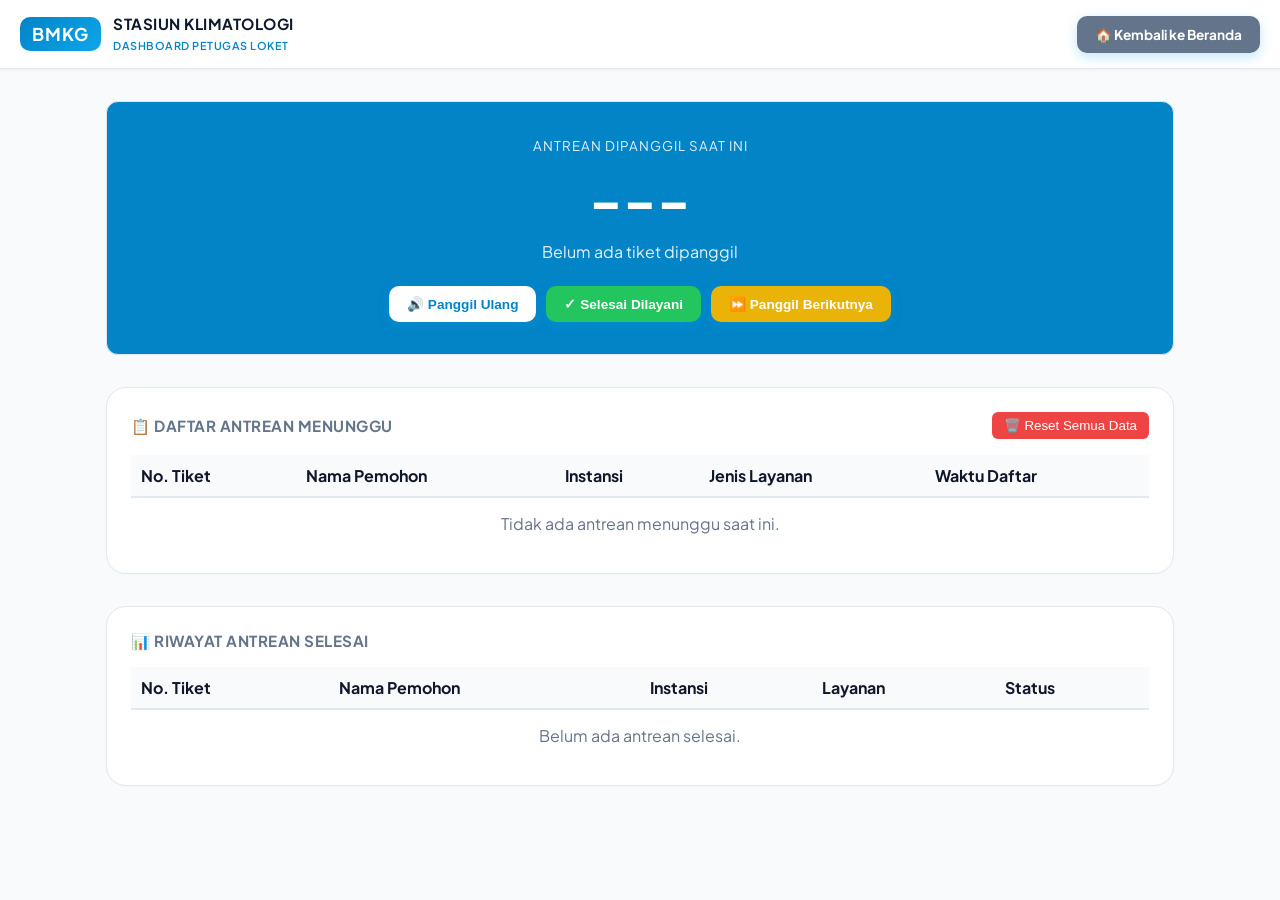
<file: admin.html>
<!DOCTYPE html>
<html lang="id">
<head>
  <meta charset="UTF-8">
  <meta name="viewport" content="width=device-width, initial-scale=1.0">
  <title>Dashboard Admin Antrean - BMKG Banjarbaru</title>

  <link rel="preconnect" href="https://fonts.googleapis.com">
  <link rel="preconnect" href="https://fonts.gstatic.com" crossorigin>
  <link href="https://fonts.googleapis.com/css2?family=Plus+Jakarta+Sans:wght@300;400;600;700&display=swap" rel="stylesheet">

  <link rel="stylesheet" href="css/style.css">
  <link rel="stylesheet" href="css/responsive.css">
</head>
<body>

  <!-- Header Admin -->
  <header class="main-header">
    <div class="header-container">
      <div class="brand">
        <div class="logo-badge">BMKG</div>
        <div class="brand-text">
          <h2>STASIUN KLIMATOLOGI</h2>
          <span>DASHBOARD PETUGAS LOKET</span>
        </div>
      </div>
      <div class="header-right">
        <a href="index.html" class="cta-button" style="text-decoration: none; background: #64748b;">
          <span>🏠 Kembali ke Beranda</span>
        </a>
      </div>
    </div>
  </header>

  <main class="ticket-page-container" style="max-width: 1100px; margin: 2rem auto; padding: 0 1rem;">
    
    <!-- Box Antrean Dipanggil -->
    <div class="card" style="background: var(--primary-color, #0284c7); color: white; text-align: center; padding: 2rem; border-radius: 12px; margin-bottom: 2rem;">
      <small style="text-transform: uppercase; letter-spacing: 1px; opacity: 0.9;">Antrean Dipanggil Saat Ini</small>
      <h1 id="adminCurrentCode" style="font-size: 3.5rem; margin: 0.5rem 0;">---</h1>
      <p id="adminCurrentInfo" style="margin-bottom: 1.5rem; opacity: 0.9;">Belum ada tiket dipanggil</p>

      <div style="display: flex; gap: 10px; justify-content: center; flex-wrap: wrap;">
        <button onclick="panggilUlang()" class="cta-button" style="background: white; color: #0284c7;">🔊 Panggil Ulang</button>
        <button onclick="selesaiLayanan()" class="cta-button" style="background: #22c55e;">✓ Selesai Dilayani</button>
        <button onclick="panggilBerikutnya()" class="cta-button" style="background: #eab308;">⏩ Panggil Berikutnya</button>
      </div>
    </div>

    <!-- Tabel Antrean Menunggu -->
    <div class="card" style="margin-bottom: 2rem; padding: 1.5rem;">
      <div style="display: flex; justify-content: space-between; align-items: center; margin-bottom: 1rem;">
        <h3 style="margin: 0;">📋 DAFTAR ANTREAN MENUNGGU</h3>
        <button onclick="resetSemuaData()" style="background: #ef4444; color: white; border: none; padding: 6px 12px; border-radius: 6px; cursor: pointer;">🗑️ Reset Semua Data</button>
      </div>

      <div style="overflow-x: auto;">
        <table style="width: 100%; border-collapse: collapse; text-align: left;">
          <thead>
            <tr style="border-bottom: 2px solid #e2e8f0; background: #f8fafc;">
              <th style="padding: 10px;">No. Tiket</th>
              <th style="padding: 10px;">Nama Pemohon</th>
              <th style="padding: 10px;">Instansi</th>
              <th style="padding: 10px;">Jenis Layanan</th>
              <th style="padding: 10px;">Waktu Daftar</th>
            </tr>
          </thead>
          <tbody id="tableWaitingBody">
            <!-- Render otomatis via JS -->
          </tbody>
        </table>
      </div>
    </div>

    <!-- Tabel Riwayat Selesai -->
    <div class="card" style="padding: 1.5rem;">
      <h3 style="margin: 0 0 1rem 0;">📊 RIWAYAT ANTREAN SELESAI</h3>
      <div style="overflow-x: auto;">
        <table style="width: 100%; border-collapse: collapse; text-align: left;">
          <thead>
            <tr style="border-bottom: 2px solid #e2e8f0; background: #f8fafc;">
              <th style="padding: 10px;">No. Tiket</th>
              <th style="padding: 10px;">Nama Pemohon</th>
              <th style="padding: 10px;">Instansi</th>
              <th style="padding: 10px;">Layanan</th>
              <th style="padding: 10px;">Status</th>
            </tr>
          </thead>
          <tbody id="tableDoneBody">
            <!-- Render otomatis via JS -->
          </tbody>
        </table>
      </div>
    </div>

  </main>

  <script>
    function loadAdminData() {
      const tickets = JSON.parse(localStorage.getItem('bmkg_queue_tickets')) || [];
      
      const calling = tickets.find(t => t.status === 'calling');
      const waiting = tickets.filter(t => t.status === 'waiting');
      const done = tickets.filter(t => t.status === 'done');

      // Update Box Utama
      const codeEl = document.getElementById('adminCurrentCode');
      const infoEl = document.getElementById('adminCurrentInfo');

      if (calling) {
        codeEl.innerText = calling.code;
        infoEl.innerText = `${calling.nama} (${calling.instansi}) - ${calling.layanan}`;
      } else {
        codeEl.innerText = '---';
        infoEl.innerText = 'Belum ada tiket dipanggil';
      }

      // Render Tabel Menunggu
      const waitingBody = document.getElementById('tableWaitingBody');
      if (waiting.length === 0) {
        waitingBody.innerHTML = `<tr><td colspan="5" style="text-align:center; padding: 15px; color: #64748b;">Tidak ada antrean menunggu saat ini.</td></tr>`;
      } else {
        waitingBody.innerHTML = waiting.map(t => `
          <tr style="border-bottom: 1px solid #e2e8f0;">
            <td style="padding: 10px; font-weight: bold;">${t.code}</td>
            <td style="padding: 10px;">${t.nama}</td>
            <td style="padding: 10px;">${t.instansi}</td>
            <td style="padding: 10px;">${t.layanan}</td>
            <td style="padding: 10px;">${t.jam}</td>
          </tr>
        `).join('');
      }

      // Render Tabel Selesai
      const doneBody = document.getElementById('tableDoneBody');
      if (done.length === 0) {
        doneBody.innerHTML = `<tr><td colspan="5" style="text-align:center; padding: 15px; color: #64748b;">Belum ada antrean selesai.</td></tr>`;
      } else {
        doneBody.innerHTML = done.map(t => `
          <tr style="border-bottom: 1px solid #e2e8f0;">
            <td style="padding: 10px; font-weight: bold;">${t.code}</td>
            <td style="padding: 10px;">${t.nama}</td>
            <td style="padding: 10px;">${t.instansi}</td>
            <td style="padding: 10px;">${t.layanan}</td>
            <td style="padding: 10px;"><span style="background: #dcfce7; color: #166534; padding: 3px 8px; border-radius: 4px; font-size: 0.85rem;">Selesai</span></td>
          </tr>
        `).join('');
      }
    }

    function panggilBerikutnya() {
      let tickets = JSON.parse(localStorage.getItem('bmkg_queue_tickets')) || [];
      
      // Jika ada yang sedang dipanggil, tandai selesai dulu
      const currentCallingIdx = tickets.findIndex(t => t.status === 'calling');
      if (currentCallingIdx !== -1) {
        tickets[currentCallingIdx].status = 'done';
      }

      // Cari antrean waiting pertama
      const nextIdx = tickets.findIndex(t => t.status === 'waiting');
      if (nextIdx !== -1) {
        tickets[nextIdx].status = 'calling';
        localStorage.setItem('bmkg_queue_tickets', JSON.stringify(tickets));
        loadAdminData();
      } else {
        alert('Tidak ada antrean yang menunggu!');
      }
    }

    function selesaiLayanan() {
      let tickets = JSON.parse(localStorage.getItem('bmkg_queue_tickets')) || [];
      const currentCallingIdx = tickets.findIndex(t => t.status === 'calling');
      
      if (currentCallingIdx !== -1) {
        tickets[currentCallingIdx].status = 'done';
        localStorage.setItem('bmkg_queue_tickets', JSON.stringify(tickets));
        loadAdminData();
      } else {
        alert('Tidak ada tiket yang sedang dipanggil.');
      }
    }

    function panggilUlang() {
      const tickets = JSON.parse(localStorage.getItem('bmkg_queue_tickets')) || [];
      const calling = tickets.find(t => t.status === 'calling');
      if (calling) {
        alert(`Memanggil ulang nomor antrean ${calling.code}`);
      } else {
        alert('Belum ada tiket yang dipanggil.');
      }
    }

    function resetSemuaData() {
      if (confirm('Apakah Anda yakin ingin menghapus seluruh data antrean?')) {
        localStorage.removeItem('bmkg_queue_tickets');
        loadAdminData();
      }
    }

    // Jalankan dan sinkronkan secara realtime
    window.addEventListener('DOMContentLoaded', loadAdminData);
    window.addEventListener('storage', loadAdminData);
  </script>
</body>
</html>
</file>
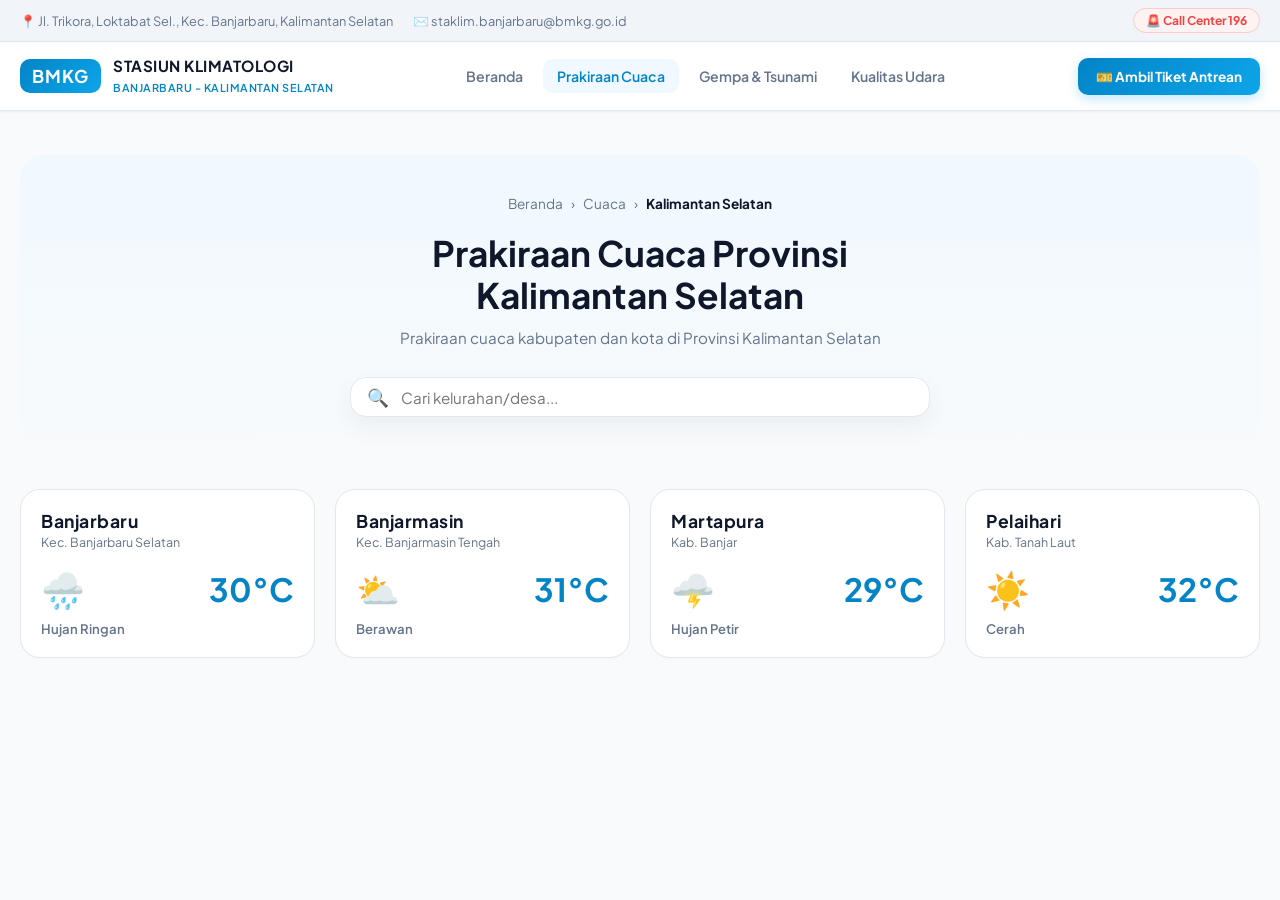
<file: cuaca.html>
<!DOCTYPE html>
<html lang="id">
<head>
  <meta charset="UTF-8">
  <meta name="viewport" content="width=device-width, initial-scale=1.0">
  <title>Prakiraan Cuaca Provinsi Kalimantan Selatan - BMKG</title>
  
  <link rel="preconnect" href="https://fonts.googleapis.com">
  <link rel="preconnect" href="https://fonts.gstatic.com" crossorigin>
  <link href="https://fonts.googleapis.com/css2?family=Plus+Jakarta+Sans:wght@300;400;600;700&display=swap" rel="stylesheet">
  
  <link rel="stylesheet" href="css/style.css">
  <link rel="stylesheet" href="css/responsive.css">
</head>
<body>

  <!-- Top Bar -->
  <div class="top-bar">
    <div class="top-bar-container">
      <div class="top-info">
        <span>📍 Jl. Trikora, Loktabat Sel., Kec. Banjarbaru, Kalimantan Selatan</span>
        <span>✉️ staklim.banjarbaru@bmkg.go.id</span>
      </div>
      <div class="top-actions">
        <a href="tel:196" class="emergency-btn">🚨 Call Center 196</a>
      </div>
    </div>
  </div>

  <!-- Header Navigasi -->
  <header class="main-header">
    <div class="header-container">
      <div class="brand">
        <div class="logo-badge">BMKG</div>
        <div class="brand-text">
          <h2>STASIUN KLIMATOLOGI</h2>
          <span>BANJARBARU - KALIMANTAN SELATAN</span>
        </div>
      </div>
      <nav class="nav-menu">
        <a href="index.html" class="nav-item">Beranda</a>
        <a href="cuaca.html" class="nav-item active">Prakiraan Cuaca</a>
        <a href="#" class="nav-item">Gempa & Tsunami</a>
        <a href="#" class="nav-item">Kualitas Udara</a>
      </nav>
      <div class="header-right">
        <a href="tiket.html" target="_blank" class="cta-button" style="text-decoration: none;">
          <span>🎫 Ambil Tiket Antrean</span>
        </a>
      </div>
    </div>
  </header>

  <!-- Section Hero Pencarian Cuaca (Persis Tampilan Web Resmi BMKG) -->
  <main class="cuaca-page-container">
    <div class="cuaca-hero-section">
      <div class="breadcrumb">
        <a href="index.html">Beranda</a> <span>›</span> 
        <a href="cuaca.html">Cuaca</a> <span>›</span> 
        <strong style="color: var(--text-primary);">Kalimantan Selatan</strong>
      </div>

      <h1 class="page-title">Prakiraan Cuaca Provinsi<br>Kalimantan Selatan</h1>
      <p class="page-subtitle">Prakiraan cuaca kabupaten dan kota di Provinsi Kalimantan Selatan</p>

      <!-- Input Pencarian Kelurahan/Kecamatan -->
      <div class="search-box-wrapper">
        <div class="search-input-group">
          <span class="search-icon">🔍</span>
          <input type="text" id="searchLocation" placeholder="Cari kelurahan/desa..." onkeyup="filterWeather(this.value)">
        </div>
      </div>
    </div>

    <!-- Grid Hasil Kartu Cuaca Wilayah Kalsel -->
    <div class="weather-region-grid" id="regionGrid">
      <div class="card region-card">
        <div class="region-info">
          <h3>Banjarbaru</h3>
          <p>Kec. Banjarbaru Selatan</p>
        </div>
        <div class="region-weather">
          <span class="weather-icon">🌧️</span>
          <span class="region-temp">30°C</span>
        </div>
        <small class="weather-desc">Hujan Ringan</small>
      </div>

      <div class="card region-card">
        <div class="region-info">
          <h3>Banjarmasin</h3>
          <p>Kec. Banjarmasin Tengah</p>
        </div>
        <div class="region-weather">
          <span class="weather-icon">⛅</span>
          <span class="region-temp">31°C</span>
        </div>
        <small class="weather-desc">Berawan</small>
      </div>

      <div class="card region-card">
        <div class="region-info">
          <h3>Martapura</h3>
          <p>Kab. Banjar</p>
        </div>
        <div class="region-weather">
          <span class="weather-icon">🌩️</span>
          <span class="region-temp">29°C</span>
        </div>
        <small class="weather-desc">Hujan Petir</small>
      </div>

      <div class="card region-card">
        <div class="region-info">
          <h3>Pelaihari</h3>
          <p>Kab. Tanah Laut</p>
        </div>
        <div class="region-weather">
          <span class="weather-icon">☀️</span>
          <span class="region-temp">32°C</span>
        </div>
        <small class="weather-desc">Cerah</small>
      </div>
    </div>
  </main>

<!-- Tempatkan script ini tepat sebelum tag </body> -->
  <script>
    function toggleSidebar() {
      const sidebar = document.getElementById('sidebarMenu');
      const overlay = document.getElementById('sidebarOverlay');
      
      if (sidebar && overlay) {
        sidebar.classList.toggle('active');
        overlay.classList.toggle('active');
      }
    }
  </script>
</body>
</html>
</file>
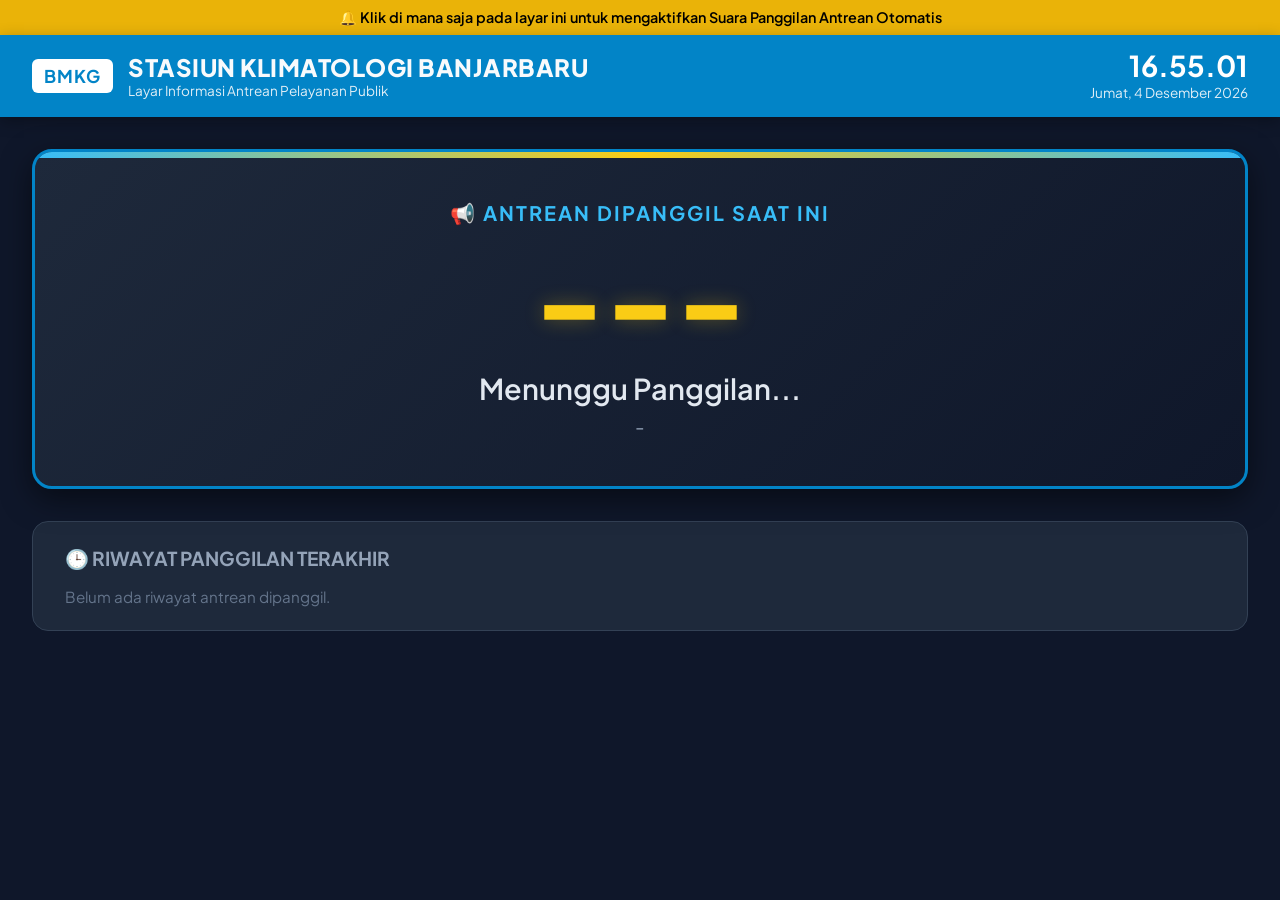
<file: display.html>
<!DOCTYPE html>
<html lang="id">
<head>
  <meta charset="UTF-8">
  <meta name="viewport" content="width=device-width, initial-scale=1.0">
  <title>Layar Display Antrean Realtime - BMKG Banjarbaru</title>

  <link rel="preconnect" href="https://fonts.googleapis.com">
  <link rel="preconnect" href="https://fonts.gstatic.com" crossorigin>
  <link href="https://fonts.googleapis.com/css2?family=Plus+Jakarta+Sans:wght@300;400;600;700;800&display=swap" rel="stylesheet">

  <link rel="stylesheet" href="css/style.css">
  <link rel="stylesheet" href="css/responsive.css">

  <style>
    :root {
      --bg-display: #0f172a;
      --card-bg: #1e293b;
      --text-main: #f8fafc;
      --accent-yellow: #facc15;
      --accent-blue: #38bdf8;
    }

    body {
      background-color: var(--bg-display);
      color: var(--text-main);
      font-family: 'Plus Jakarta Sans', sans-serif;
      margin: 0;
      padding: 0;
      min-height: 100vh;
      display: flex;
      flex-direction: column;
    }

    /* Header Display Top Bar */
    .display-header {
      background: #0284c7;
      padding: 1rem 2rem;
      display: flex;
      justify-content: space-between;
      align-items: center;
      box-shadow: 0 4px 15px rgba(0,0,0,0.3);
    }

    .display-brand {
      display: flex;
      align-items: center;
      gap: 15px;
    }

    .display-brand h1 {
      margin: 0;
      font-size: 1.5rem;
      font-weight: 800;
      letter-spacing: 0.5px;
    }

    .display-brand p {
      margin: 0;
      font-size: 0.85rem;
      opacity: 0.9;
    }

    .clock-box {
      text-align: right;
    }

    .clock-time {
      font-size: 1.8rem;
      font-weight: 700;
      color: #ffffff;
      line-height: 1;
    }

    .clock-date {
      font-size: 0.85rem;
      opacity: 0.9;
      margin-top: 4px;
    }

    /* Main Content Layout */
    .display-container {
      padding: 2rem;
      max-width: 1400px;
      margin: 0 auto;
      width: 100%;
      box-sizing: border-box;
      flex: 1;
      display: flex;
      flex-direction: column;
      gap: 2rem;
    }

    /* Main Call Card */
    .main-call-card {
      background: linear-gradient(135deg, #1e293b 0%, #0f172a 100%);
      border: 3px solid #0284c7;
      border-radius: 20px;
      padding: 3rem 2rem;
      text-align: center;
      box-shadow: 0 10px 30px rgba(0,0,0,0.5);
      position: relative;
      overflow: hidden;
    }

    .main-call-card::before {
      content: '';
      position: absolute;
      top: 0;
      left: 0;
      right: 0;
      height: 6px;
      background: linear-gradient(90deg, #38bdf8, #facc15, #38bdf8);
    }

    .call-label {
      font-size: 1.25rem;
      text-transform: uppercase;
      letter-spacing: 2px;
      color: var(--accent-blue);
      font-weight: 700;
      margin-bottom: 1rem;
    }

    .call-number {
      font-size: 7rem;
      font-weight: 800;
      color: var(--accent-yellow);
      line-height: 1;
      margin: 0.5rem 0;
      text-shadow: 0 0 20px rgba(250, 204, 21, 0.3);
      transition: all 0.3s ease;
    }

    .call-details {
      font-size: 1.8rem;
      color: #e2e8f0;
      font-weight: 600;
      margin-top: 1rem;
    }

    .call-subdetail {
      font-size: 1.2rem;
      color: #94a3b8;
      margin-top: 0.5rem;
    }

    /* History Section */
    .history-section {
      background: var(--card-bg);
      border-radius: 16px;
      padding: 1.5rem 2rem;
      border: 1px solid #334155;
    }

    .history-title {
      font-size: 1.2rem;
      font-weight: 700;
      color: #94a3b8;
      margin-bottom: 1rem;
      display: flex;
      align-items: center;
      gap: 8px;
    }

    .history-grid {
      display: grid;
      grid-template-columns: repeat(auto-fit, minmax(280px, 1fr));
      gap: 1rem;
    }

    .history-item {
      background: #0f172a;
      border: 1px solid #334155;
      border-left: 4px solid #38bdf8;
      padding: 1rem;
      border-radius: 8px;
      display: flex;
      justify-content: space-between;
      align-items: center;
    }

    .history-code {
      font-size: 1.5rem;
      font-weight: 700;
      color: var(--accent-yellow);
    }

    .history-info {
      text-align: right;
    }

    .history-name {
      font-size: 0.95rem;
      font-weight: 600;
      color: #f1f5f9;
    }

    .history-service {
      font-size: 0.8rem;
      color: #64748b;
    }

    /* Audio Enable Overlay Banner */
    .audio-notice {
      background: #eab308;
      color: #000;
      text-align: center;
      padding: 8px;
      font-weight: 600;
      font-size: 0.9rem;
      cursor: pointer;
    }
  </style>
</head>
<body>

  <!-- Notice aktifkan suara (karena browser memblokir auto-speech tanpa interaksi) -->
  <div class="audio-notice" id="audioNotice" onclick="enableAudio()">
    🔔 Klik di mana saja pada layar ini untuk mengaktifkan Suara Panggilan Antrean Otomatis
  </div>

  <!-- Header Layar Display -->
  <header class="display-header">
    <div class="display-brand">
      <div class="logo-badge" style="background: white; color: #0284c7; font-weight: bold; padding: 6px 12px; border-radius: 6px;">BMKG</div>
      <div>
        <h1>STASIUN KLIMATOLOGI BANJARBARU</h1>
        <p>Layar Informasi Antrean Pelayanan Publik</p>
      </div>
    </div>
    <div class="clock-box">
      <div class="clock-time" id="clockTime">00:00:00</div>
      <div class="clock-date" id="clockDate">Senin, 1 Januari 2026</div>
    </div>
  </header>

  <!-- Content -->
  <main class="display-container">
    
    <!-- Panggilan Utama -->
    <div class="main-call-card">
      <div class="call-label">📢 ANTREAN DIPANGGIL SAAT INI</div>
      <div class="call-number" id="displayCurrentCode">---</div>
      <div class="call-details" id="displayCurrentNama">Menunggu Panggilan...</div>
      <div class="call-subdetail" id="displayCurrentLayanan">-</div>
    </div>

    <!-- Riwayat Panggilan Terakhir -->
    <div class="history-section">
      <div class="history-title">🕒 RIWAYAT PANGGILAN TERAKHIR</div>
      <div class="history-grid" id="historyGrid">
        <!-- Dipopulasi otomatis lewat JS -->
      </div>
    </div>

  </main>

  <script>
    let audioAllowed = false;
    let lastCalledCode = '';

    function enableAudio() {
      audioAllowed = true;
      document.getElementById('audioNotice').style.display = 'none';
      // Tes pemicu audio silent
      const speech = new SpeechSynthesisUtterance('');
      window.speechSynthesis.speak(speech);
    }

    // Jam Digital
    function updateClock() {
      const now = new Date();
      const timeStr = now.toLocaleTimeString('id-ID', { hour: '2-digit', minute: '2-digit', second: '2-digit' });
      const dateStr = now.toLocaleDateString('id-ID', { weekday: 'long', day: 'numeric', month: 'long', year: 'numeric' });
      
      document.getElementById('clockTime').innerText = timeStr;
      document.getElementById('clockDate').innerText = dateStr;
    }
    setInterval(updateClock, 1000);
    updateClock();

    // Fungsi Suara Panggilan (Text-To-Speech Bahasa Indonesia)
    function speakCall(code, nama) {
      if (!audioAllowed || !('speechSynthesis' in window)) return;

      window.speechSynthesis.cancel(); // Hentikan suara sebelumnya jika ada

      // Format ejaan kode antrean (misal: "A - 0 0 1") agar dibaca per angka
      const formattedCode = code.replace('-', ', nomor antrean ');
      const text = `Nomor antrean ${formattedCode}, atas nama ${nama}, silakan menuju ke loket pelayanan.`;

      const utterance = new SpeechSynthesisUtterance(text);
      utterance.lang = 'id-ID';
      utterance.rate = 0.85; // Kecepatan bicara
      utterance.pitch = 1;

      window.speechSynthesis.speak(utterance);
    }

    // Fungsi Utama Sinkronisasi Data Display
    function syncDisplayData() {
      const tickets = JSON.parse(localStorage.getItem('bmkg_queue_tickets')) || [];
      
      const callingTicket = tickets.find(t => t.status === 'calling');
      const historyTickets = tickets.filter(t => t.status === 'done').slice(-4).reverse(); // Ambil 4 riwayat terakhir

      const codeEl = document.getElementById('displayCurrentCode');
      const namaEl = document.getElementById('displayCurrentNama');
      const layananEl = document.getElementById('displayCurrentLayanan');

      if (callingTicket) {
        codeEl.innerText = callingTicket.code;
        namaEl.innerText = callingTicket.nama;
        layananEl.innerText = `${callingTicket.instansi} • ${callingTicket.layanan}`;

        // Bunyikan suara jika ada pendaftaran/panggilan baru
        if (callingTicket.code !== lastCalledCode) {
          lastCalledCode = callingTicket.code;
          speakCall(callingTicket.code, callingTicket.nama);
        }
      } else {
        codeEl.innerText = '---';
        namaEl.innerText = 'Menunggu Panggilan...';
        layananEl.innerText = '-';
        lastCalledCode = '';
      }

      // Render Riwayat
      const historyContainer = document.getElementById('historyGrid');
      if (historyTickets.length === 0) {
        historyContainer.innerHTML = `<div style="color: #64748b; font-size: 0.95rem;">Belum ada riwayat antrean dipanggil.</div>`;
      } else {
        historyContainer.innerHTML = historyTickets.map(t => `
          <div class="history-item">
            <div class="history-code">${t.code}</div>
            <div class="history-info">
              <div class="history-name">${t.nama}</div>
              <div class="history-service">${t.layanan}</div>
            </div>
          </div>
        `).join('');
      }
    }

    // Listen Perubahan dari Admin & Auto Refresh setiap 2 detik
    window.addEventListener('DOMContentLoaded', syncDisplayData);
    window.addEventListener('storage', syncDisplayData);
    setInterval(syncDisplayData, 2000);
  </script>
</body>
</html>
</file>
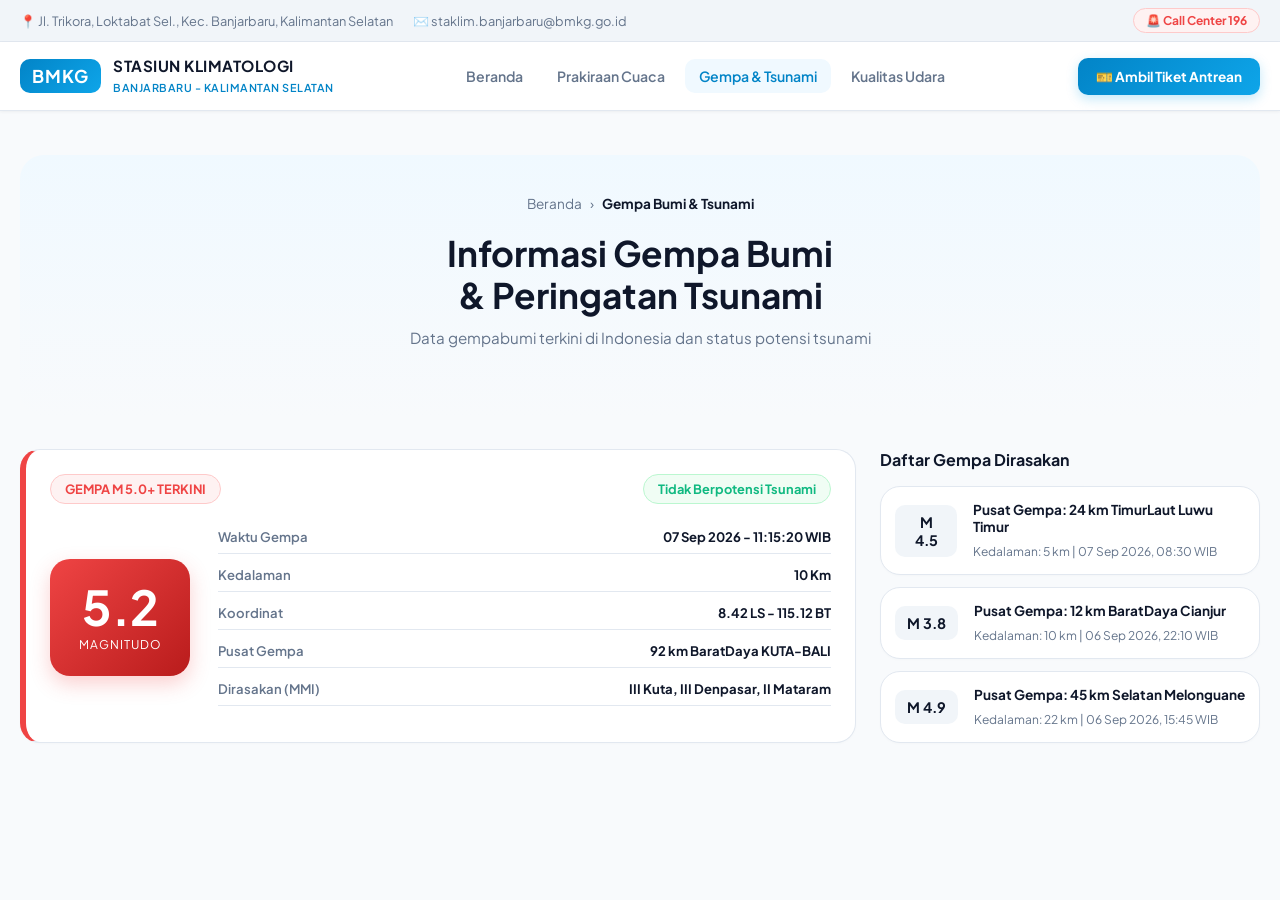
<file: gempa.html>
<!DOCTYPE html>
<html lang="id">
<head>
  <meta charset="UTF-8">
  <meta name="viewport" content="width=device-width, initial-scale=1.0">
  <title>Informasi Gempa Bumi & Tsunami - BMKG</title>
  
  <link rel="preconnect" href="https://fonts.googleapis.com">
  <link rel="preconnect" href="https://fonts.gstatic.com" crossorigin>
  <link href="https://fonts.googleapis.com/css2?family=Plus+Jakarta+Sans:wght@300;400;600;700&display=swap" rel="stylesheet">
  
  <link rel="stylesheet" href="css/style.css">
  <link rel="stylesheet" href="css/responsive.css">
</head>
<body>

  <!-- Top Bar -->
  <div class="top-bar">
    <div class="top-bar-container">
      <div class="top-info">
        <span>📍 Jl. Trikora, Loktabat Sel., Kec. Banjarbaru, Kalimantan Selatan</span>
        <span>✉️ staklim.banjarbaru@bmkg.go.id</span>
      </div>
      <div class="top-actions">
        <a href="tel:196" class="emergency-btn">🚨 Call Center 196</a>
      </div>
    </div>
  </div>

  <!-- Header Navigasi -->
  <header class="main-header">
    <div class="header-container">
      <div class="brand">
        <div class="logo-badge">BMKG</div>
        <div class="brand-text">
          <h2>STASIUN KLIMATOLOGI</h2>
          <span>BANJARBARU - KALIMANTAN SELATAN</span>
        </div>
      </div>
      <nav class="nav-menu">
        <a href="index.html" class="nav-item">Beranda</a>
        <a href="cuaca.html" class="nav-item">Prakiraan Cuaca</a>
        <a href="gempa.html" class="nav-item active">Gempa & Tsunami</a>
        <a href="#" class="nav-item">Kualitas Udara</a>
      </nav>
      <div class="header-right">
        <a href="tiket.html" target="_blank" class="cta-button" style="text-decoration: none;">
          <span>🎫 Ambil Tiket Antrean</span>
        </a>
      </div>
    </div>
  </header>

  <!-- Content Halaman Gempa -->
  <main class="cuaca-page-container">
    <div class="cuaca-hero-section">
      <div class="breadcrumb">
        <a href="index.html">Beranda</a> <span>›</span> 
        <strong style="color: var(--text-primary);">Gempa Bumi & Tsunami</strong>
      </div>

      <h1 class="page-title">Informasi Gempa Bumi<br>& Peringatan Tsunami</h1>
      <p class="page-subtitle">Data gempabumi terkini di Indonesia dan status potensi tsunami</p>
    </div>

    <!-- Layout Grid Utama Gempa -->
    <div class="gempa-grid">
      
      <!-- Kartu Gempa Terkini (M >= 5.0) -->
      <div class="card gempa-main-card">
        <div class="gempa-header-tag">
          <span class="badge-danger">GEMPA M 5.0+ TERKINI</span>
          <span class="tsunami-status no-tsunami">Tidak Berpotensi Tsunami</span>
        </div>

        <div class="gempa-details-wrapper">
          <div class="gempa-mag-box">
            <span class="mag-num">5.2</span>
            <small>Magnitudo</small>
          </div>

          <div class="gempa-info-list">
            <div class="info-row">
              <span class="label">Waktu Gempa</span>
              <span class="val">07 Sep 2026 - 11:15:20 WIB</span>
            </div>
            <div class="info-row">
              <span class="label">Kedalaman</span>
              <span class="val">10 Km</span>
            </div>
            <div class="info-row">
              <span class="label">Koordinat</span>
              <span class="val">8.42 LS - 115.12 BT</span>
            </div>
            <div class="info-row">
              <span class="label">Pusat Gempa</span>
              <span class="val">92 km BaratDaya KUTA-BALI</span>
            </div>
            <div class="info-row">
              <span class="label">Dirasakan (MMI)</span>
              <span class="val">III Kuta, III Denpasar, II Mataram</span>
            </div>
          </div>
        </div>
      </div>

      <!-- Riwayat Gempa Dirasakan Lainnya -->
      <div class="gempa-sidebar">
        <h3 class="section-title">Daftar Gempa Dirasakan</h3>
        
        <div class="gempa-list">
          <div class="card gempa-item">
            <div class="item-mag">M 4.5</div>
            <div class="item-desc">
              <strong>Pusat Gempa: 24 km TimurLaut Luwu Timur</strong>
              <small>Kedalaman: 5 km | 07 Sep 2026, 08:30 WIB</small>
            </div>
          </div>

          <div class="card gempa-item">
            <div class="item-mag">M 3.8</div>
            <div class="item-desc">
              <strong>Pusat Gempa: 12 km BaratDaya Cianjur</strong>
              <small>Kedalaman: 10 km | 06 Sep 2026, 22:10 WIB</small>
            </div>
          </div>

          <div class="card gempa-item">
            <div class="item-mag">M 4.9</div>
            <div class="item-desc">
              <strong>Pusat Gempa: 45 km Selatan Melonguane</strong>
              <small>Kedalaman: 22 km | 06 Sep 2026, 15:45 WIB</small>
            </div>
          </div>
        </div>
      </div>

    </div>
  </main>

<!-- Tempatkan script ini tepat sebelum tag </body> -->
  <script>
    function toggleSidebar() {
      const sidebar = document.getElementById('sidebarMenu');
      const overlay = document.getElementById('sidebarOverlay');
      
      if (sidebar && overlay) {
        sidebar.classList.toggle('active');
        overlay.classList.toggle('active');
      }
    }
  </script>
</body>
</html>
</file>
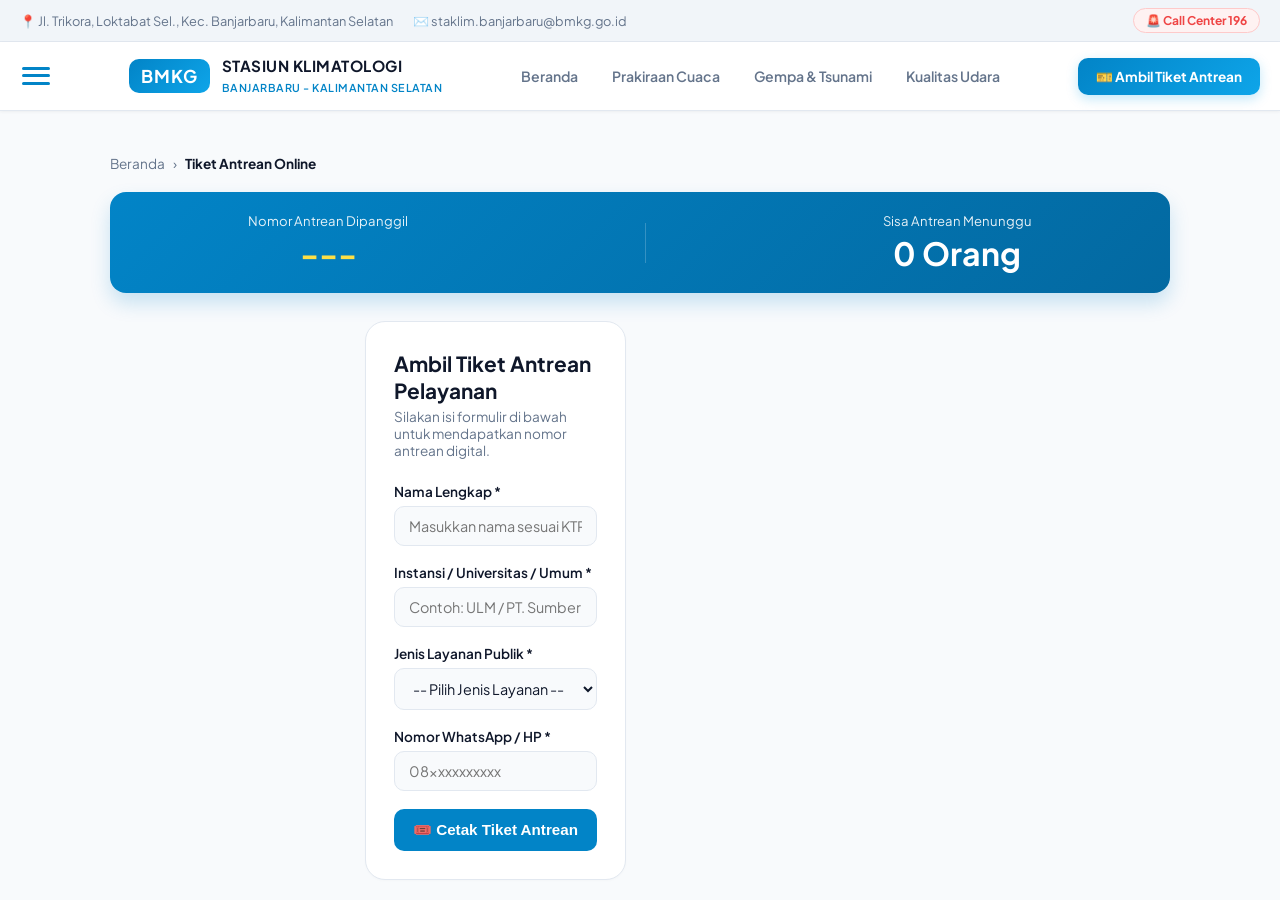
<file: tiket.html>
<!DOCTYPE html>
<html lang="id">
<head>
  <meta charset="UTF-8">
  <meta name="viewport" content="width=device-width, initial-scale=1.0">
  <title>Sistem Tiket Antrean Online - BMKG Banjarbaru</title>

  <link rel="preconnect" href="https://fonts.googleapis.com">
  <link rel="preconnect" href="https://fonts.gstatic.com" crossorigin>
  <link href="https://fonts.googleapis.com/css2?family=Plus+Jakarta+Sans:wght@300;400;600;700&display=swap" rel="stylesheet">

  <link rel="stylesheet" href="css/style.css">
  <link rel="stylesheet" href="css/responsive.css">
</head>
<body>

  <!-- Top Bar -->
  <div class="top-bar">
    <div class="top-bar-container">
      <div class="top-info">
        <span>📍 Jl. Trikora, Loktabat Sel., Kec. Banjarbaru, Kalimantan Selatan</span>
        <span>✉️ staklim.banjarbaru@bmkg.go.id</span>
      </div>
      <div class="top-actions">
        <a href="tel:196" class="emergency-btn">🚨 Call Center 196</a>
      </div>
    </div>
  </div>

  <!-- Hamburger Menu Overlay & Sidebar Drawer -->
  <div class="sidebar-overlay" id="sidebarOverlay" onclick="toggleSidebar()"></div>

  <aside class="sidebar" id="sidebarMenu">
    <div class="sidebar-header">
      <div class="brand-text">
        <h3 style="margin:0; font-size: 1.1rem; color: var(--text-primary);">BMKG Banjarbaru</h3>
        <span style="font-size: 0.75rem; color: var(--text-secondary);">Navigasi & Admin</span>
      </div>
      <button class="close-sidebar-btn" onclick="toggleSidebar()">✕</button>
    </div>
    <div class="sidebar-body">
      <ul class="sidebar-links">
        <li><a href="index.html">🏠 Beranda</a></li>
        <li><a href="cuaca.html">🌤️ Prakiraan Cuaca</a></li>
        <li><a href="gempa.html">pub/gempa.html">🌋 Gempa & Tsunami</a></li>
        <li><a href="udara.html">🍃 Kualitas Udara</a></li>
        <li><a href="tiket.html">🎫 Ambil Tiket Antrean</a></li>
      </ul>
      <div class="sidebar-divider"></div>
      <div class="admin-section-label">PANEL PETUGAS / ADMIN</div>
      <ul class="sidebar-links admin-links">
        <li><a href="admin.html" class="admin-btn-link">🔍 Dashboard Admin Antrean</a></li>
      </ul>
    </div>
  </aside>

  <!-- Header Navigasi -->
  <header class="main-header">
    <div class="header-container">
      <button class="hamburger-btn" onclick="toggleSidebar()" type="button" aria-label="Buka Menu">
        <span></span>
        <span></span>
        <span></span>
      </button>

      <div class="brand">
        <div class="logo-badge">BMKG</div>
        <div class="brand-text">
          <h2>STASIUN KLIMATOLOGI</h2>
          <span>BANJARBARU - KALIMANTAN SELATAN</span>
        </div>
      </div>

      <nav class="nav-menu">
        <a href="index.html" class="nav-item">Beranda</a>
        <a href="cuaca.html" class="nav-item">Prakiraan Cuaca</a>
        <a href="gempa.html" class="nav-item">Gempa & Tsunami</a>
        <a href="udara.html" class="nav-item">Kualitas Udara</a>
      </nav>

      <div class="header-right">
        <a href="tiket.html" class="cta-button" style="text-decoration: none;">
          <span>🎫 Ambil Tiket Antrean</span>
        </a>
      </div>
    </div>
  </header>

  <!-- Section Tiket Antrean -->
  <main class="ticket-page-container">
    <div class="breadcrumb">
      <a href="index.html">Beranda</a> <span>›</span> 
      <strong style="color: var(--text-primary);">Tiket Antrean Online</strong>
    </div>

    <!-- Status Antrean Realtime Hari Ini -->
    <div class="queue-status-banner">
      <div class="queue-status-box">
        <small>Nomor Antrean Dipanggil</small>
        <span class="queue-number current" id="currentQueue">---</span>
      </div>
      <div class="queue-status-divider"></div>
      <div class="queue-status-box">
        <small>Sisa Antrean Menunggu</small>
        <span class="queue-number" id="waitingQueue">0 Orang</span>
      </div>
    </div>

    <div class="ticket-grid">
      <!-- Form Pengambilan Tiket -->
      <div class="card ticket-form-card">
        <h2>Ambil Tiket Antrean Pelayanan</h2>
        <p class="subtitle">Silakan isi formulir di bawah untuk mendapatkan nomor antrean digital.</p>

        <form id="ticketForm" onsubmit="generateTicket(event)">
          <div class="form-group">
            <label for="nama">Nama Lengkap *</label>
            <input type="text" id="nama" placeholder="Masukkan nama sesuai KTP" required>
          </div>

          <div class="form-group">
            <label for="instansi">Instansi / Universitas / Umum *</label>
            <input type="text" id="instansi" placeholder="Contoh: ULM / PT. Sumber Makmur / Umum" required>
          </div>

          <div class="form-group">
            <label for="layanan">Jenis Layanan Publik *</label>
            <select id="layanan" required>
              <option value="" disabled selected>-- Pilih Jenis Layanan --</option>
              <option value="A">Permohonan Data Klimatologi & Cuaca</option>
              <option value="B">Kalibrasi & Konsultasi Alat Meteorologi</option>
              <option value="C">Pengajuan Magang / Penelitian</option>
              <option value="D">Layanan Informasi / Pengaduan Umum</option>
            </select>
          </div>

          <div class="form-group">
            <label for="kontak">Nomor WhatsApp / HP *</label>
            <input type="tel" id="kontak" placeholder="08xxxxxxxxxx" required>
          </div>

          <button type="submit" class="submit-ticket-btn">
            🎟️ Cetak Tiket Antrean
          </button>
        </form>
      </div>

      <!-- Result Card Tiket (Muncul setelah Form di-submit) -->
      <div class="card ticket-result-card" id="ticketResult" style="display: none;">
        <div class="ticket-header">
          <div class="logo-badge" style="margin: 0 auto 8px;">BMKG</div>
          <h3>STASIUN KLIMATOLOGI BANJARBARU</h3>
          <p>Tiket Antrean Digital Pelayanan Publik</p>
        </div>

        <div class="ticket-body">
          <span class="ticket-label">NOMOR ANTREAN ANDA</span>
          <div class="ticket-code" id="resCode">A-001</div>
          
          <div class="ticket-info-list">
            <div class="info-row">
              <span>Nama</span>
              <strong id="resNama">-</strong>
            </div>
            <div class="info-row">
              <span>Layanan</span>
              <strong id="resLayanan">-</strong>
            </div>
            <div class="info-row">
              <span>Tanggal</span>
              <strong id="resTanggal">-</strong>
            </div>
          </div>
        </div>

        <div class="ticket-footer">
          <p>Simpan screenshot tiket ini atau tunjukkan ke petugas loket saat dipanggil.</p>
          <button onclick="window.print()" class="print-btn">🖨️ Cetak / Simpan PDF</button>
        </div>
      </div>
    </div>
  </main>

  <!-- Script gabungan (SideNav + Ticket Generator + Realtime Sync with Admin) -->
  <script>
    function toggleSidebar() {
      const sidebar = document.getElementById('sidebarMenu');
      const overlay = document.getElementById('sidebarOverlay');
      
      if (sidebar && overlay) {
        sidebar.classList.toggle('active');
        overlay.classList.toggle('active');
      }
    }

    // Memperbarui Banner Status secara Realtime dari LocalStorage
    function updateQueueBanner() {
      const existingTickets = JSON.parse(localStorage.getItem('bmkg_queue_tickets')) || [];
      
      const callingTicket = existingTickets.find(t => t.status === 'calling');
      const waitingCount = existingTickets.filter(t => t.status === 'waiting').length;

      const currentEl = document.getElementById('currentQueue');
      const waitingEl = document.getElementById('waitingQueue');

      if (currentEl) {
        currentEl.innerText = callingTicket ? callingTicket.code : '---';
      }
      if (waitingEl) {
        waitingEl.innerText = `${waitingCount} Orang`;
      }
    }

    function generateTicket(e) {
      e.preventDefault();
      
      const nama = document.getElementById('nama').value;
      const instansi = document.getElementById('instansi').value;
      const layananSelect = document.getElementById('layanan');
      const kodeLayanan = layananSelect.value;
      const namaLayanan = layananSelect.options[layananSelect.selectedIndex].text;
      const kontak = document.getElementById('kontak').value;
      
      let existingTickets = JSON.parse(localStorage.getItem('bmkg_queue_tickets')) || [];

      const ticketIndex = existingTickets.length + 1;
      const ticketCode = `${kodeLayanan}-${ticketIndex.toString().padStart(3, '0')}`;
      
      const today = new Date();
      const tanggalStr = today.toLocaleDateString('id-ID', { year: 'numeric', month: 'long', day: 'numeric' });
      const jamStr = today.toLocaleTimeString('id-ID', { hour: '2-digit', minute: '2-digit' });

      const newTicket = {
        code: ticketCode,
        nama: nama,
        instansi: instansi,
        layanan: namaLayanan,
        kontak: kontak,
        tanggal: tanggalStr,
        jam: jamStr,
        status: 'waiting'
      };

      existingTickets.push(newTicket);
      localStorage.setItem('bmkg_queue_tickets', JSON.stringify(existingTickets));

      document.getElementById('resCode').innerText = ticketCode;
      document.getElementById('resNama').innerText = nama;
      document.getElementById('resLayanan').innerText = namaLayanan;
      document.getElementById('resTanggal').innerText = `${tanggalStr} (${jamStr} WITA)`;

      document.getElementById('ticketResult').style.display = 'block';
      document.getElementById('ticketResult').scrollIntoView({ behavior: 'smooth' });

      // Perbarui angka di banner secara instant
      updateQueueBanner();
    }

    // Jalankan pembaruan data saat halaman dimuat & sync otomatis jika admin mengubah status antrean
    window.addEventListener('DOMContentLoaded', updateQueueBanner);
    window.addEventListener('storage', updateQueueBanner);
  </script>
</body>
</html>
</file>
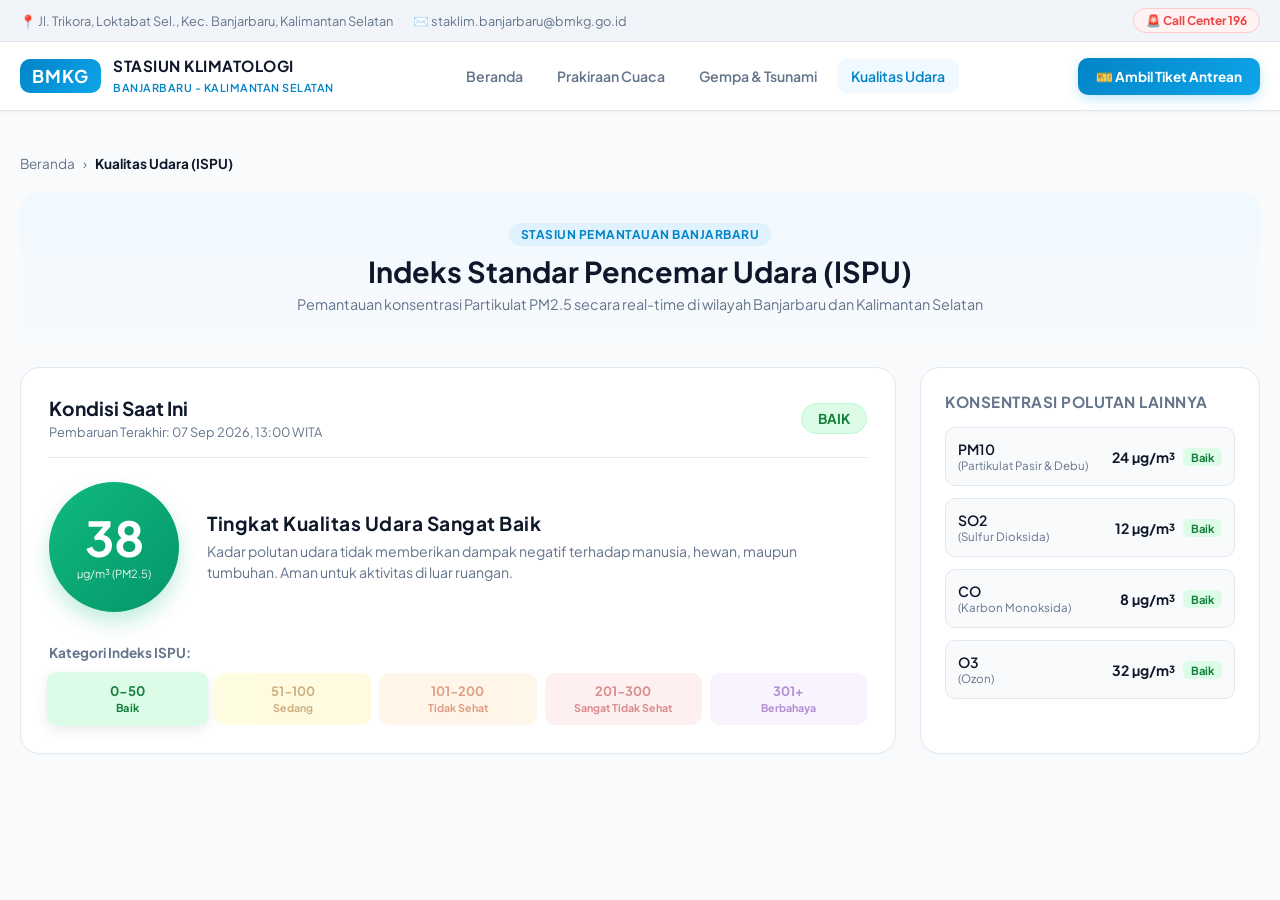
<file: udara.html>
<!DOCTYPE html>
<html lang="id">
<head>
  <meta charset="UTF-8">
  <meta name="viewport" content="width=device-width, initial-scale=1.0">
  <title>Kualitas Udara (ISPU) - BMKG Banjarbaru</title>
  
  <link rel="preconnect" href="https://fonts.googleapis.com">
  <link rel="preconnect" href="https://fonts.gstatic.com" crossorigin>
  <link href="https://fonts.googleapis.com/css2?family=Plus+Jakarta+Sans:wght@300;400;600;700&display=swap" rel="stylesheet">
  
  <link rel="stylesheet" href="css/style.css">
  <link rel="stylesheet" href="css/responsive.css">
</head>
<body>

  <!-- Top Bar -->
  <div class="top-bar">
    <div class="top-bar-container">
      <div class="top-info">
        <span>📍 Jl. Trikora, Loktabat Sel., Kec. Banjarbaru, Kalimantan Selatan</span>
        <span>✉️ staklim.banjarbaru@bmkg.go.id</span>
      </div>
      <div class="top-actions">
        <a href="tel:196" class="emergency-btn">🚨 Call Center 196</a>
      </div>
    </div>
  </div>

  <!-- Header Navigasi -->
  <header class="main-header">
    <div class="header-container">
      <div class="brand">
        <div class="logo-badge">BMKG</div>
        <div class="brand-text">
          <h2>STASIUN KLIMATOLOGI</h2>
          <span>BANJARBARU - KALIMANTAN SELATAN</span>
        </div>
      </div>
      <nav class="nav-menu">
        <a href="index.html" class="nav-item">Beranda</a>
        <a href="cuaca.html" class="nav-item">Prakiraan Cuaca</a>
        <a href="gempa.html" class="nav-item">Gempa & Tsunami</a>
        <a href="udara.html" class="nav-item active">Kualitas Udara</a>
      </nav>
      <div class="header-right">
        <a href="tiket.html" target="_blank" class="cta-button" style="text-decoration: none;">
          <span>🎫 Ambil Tiket Antrean</span>
        </a>
      </div>
    </div>
  </header>

  <!-- Content Kualitas Udara -->
  <main class="ispu-page-container">
    <div class="breadcrumb">
      <a href="index.html">Beranda</a> <span>›</span> 
      <strong style="color: var(--text-primary);">Kualitas Udara (ISPU)</strong>
    </div>

    <!-- Header Section -->
    <div class="ispu-hero">
      <span class="ispu-tag">STASIUN PEMANTAUAN BANJARBARU</span>
      <h1>Indeks Standar Pencemar Udara (ISPU)</h1>
      <p>Pemantauan konsentrasi Partikulat PM2.5 secara real-time di wilayah Banjarbaru dan Kalimantan Selatan</p>
    </div>

    <div class="ispu-grid">
      <!-- Card Status ISPU Utama -->
      <div class="card ispu-main-card">
        <div class="ispu-header-row">
          <div>
            <h2>Kondisi Saat Ini</h2>
            <small>Pembaruan Terakhir: 07 Sep 2026, 13:00 WITA</small>
          </div>
          <span class="ispu-status-pill status-good">BAIK</span>
        </div>

        <div class="ispu-score-container">
          <div class="score-circle good-bg">
            <span class="score-num">38</span>
            <span class="score-unit">µg/m³ (PM2.5)</span>
          </div>
          <div class="score-info">
            <h3>Tingkat Kualitas Udara Sangat Baik</h3>
            <p>Kadar polutan udara tidak memberikan dampak negatif terhadap manusia, hewan, maupun tumbuhan. Aman untuk aktivitas di luar ruangan.</p>
          </div>
        </div>

        <!-- Scale Legend -->
        <div class="ispu-scale">
          <h4>Kategori Indeks ISPU:</h4>
          <div class="scale-bar">
            <div class="scale-item item-good active-scale">0-50<br><small>Baik</small></div>
            <div class="scale-item item-moderate">51-100<br><small>Sedang</small></div>
            <div class="scale-item item-unhealthy">101-200<br><small>Tidak Sehat</small></div>
            <div class="scale-item item-very-unhealthy">201-300<br><small>Sangat Tidak Sehat</small></div>
            <div class="scale-item item-hazardous">301+<br><small>Berbahaya</small></div>
          </div>
        </div>
      </div>

      <!-- Card Parameter Polutan Lainnya -->
      <div class="card ispu-parameters-card">
        <h3>Konsentrasi Polutan Lainnya</h3>
        <div class="param-list">
          <div class="param-item">
            <div class="param-name">PM10 <small>(Partikulat Pasir & Debu)</small></div>
            <div class="param-val">24 µg/m³ <span class="badge-mini good">Baik</span></div>
          </div>
          <div class="param-item">
            <div class="param-name">SO2 <small>(Sulfur Dioksida)</small></div>
            <div class="param-val">12 µg/m³ <span class="badge-mini good">Baik</span></div>
          </div>
          <div class="param-item">
            <div class="param-name">CO <small>(Karbon Monoksida)</small></div>
            <div class="param-val">8 µg/m³ <span class="badge-mini good">Baik</span></div>
          </div>
          <div class="param-item">
            <div class="param-name">O3 <small>(Ozon)</small></div>
            <div class="param-val">32 µg/m³ <span class="badge-mini good">Baik</span></div>
          </div>
        </div>
      </div>
    </div>
  </main>

<!-- Tempatkan script ini tepat sebelum tag </body> -->
  <script>
    function toggleSidebar() {
      const sidebar = document.getElementById('sidebarMenu');
      const overlay = document.getElementById('sidebarOverlay');
      
      if (sidebar && overlay) {
        sidebar.classList.toggle('active');
        overlay.classList.toggle('active');
      }
    }
  </script>
</body>
</html>
</file>
<file: css/style.css>
/* ==========================================================================
   1. VARIABLES & RESET (CLEAN LIGHT MODE - BMKG)
   ========================================================================== */
:root {
  --bg-main: #F8FAFC;
  --bg-card: #FFFFFF;
  --bg-card-hover: #F1F5F9;
  --border-card: #E2E8F0;
  
  --text-primary: #0F172A;
  --text-secondary: #64748B;
  
  --accent-blue: #0284C7;
  --accent-cyan: #0EA5E9;
  --accent-green: #10B981;
  --accent-amber: #F59E0B;
  --accent-red: #EF4444;
  
  --font-family: 'Plus Jakarta Sans', -apple-system, BlinkMacSystemFont, sans-serif;
}

* {
  margin: 0;
  padding: 0;
  box-sizing: border-box;
}

body {
  background-color: var(--bg-main);
  color: var(--text-primary);
  font-family: var(--font-family);
  min-height: 100vh;
}

/* ==========================================================================
   2. DUAL-LAYER HEADER (LIGHT VERSION)
   ========================================================================== */

/* Baris Top Bar */
.top-bar {
  background: #F1F5F9;
  border-bottom: 1px solid var(--border-card);
  font-size: 0.8rem;
  color: var(--text-secondary);
  padding: 8px 0;
}

.top-bar-container {
  max-width: 1280px;
  margin: 0 auto;
  padding: 0 20px;
  display: flex;
  justify-content: space-between;
  align-items: center;
}

.top-info {
  display: flex;
  gap: 20px;
}

.top-info span {
  display: flex;
  align-items: center;
  gap: 6px;
}

.top-actions {
  display: flex;
  align-items: center;
  gap: 16px;
}

.social-links {
  display: flex;
  gap: 12px;
}

.social-links a {
  color: var(--text-secondary);
  text-decoration: none;
  font-size: 0.85rem;
  transition: color 0.2s;
}

.social-links a:hover {
  color: var(--accent-blue);
}

.emergency-btn {
  background: #FEF2F2;
  color: var(--accent-red);
  border: 1px solid #FECACA;
  padding: 4px 12px;
  border-radius: 20px;
  text-decoration: none;
  font-weight: 700;
  font-size: 0.75rem;
  transition: all 0.3s;
}

.emergency-btn:hover {
  background: var(--accent-red);
  color: #fff;
}

/* Baris Main Navigation Header */
.main-header {
  background: var(--bg-card);
  border-bottom: 1px solid var(--border-card);
  position: sticky;
  top: 0;
  z-index: 1000;
  margin-bottom: 24px;
  box-shadow: 0 1px 3px rgba(0, 0, 0, 0.05);
}

.header-container {
  max-width: 1280px;
  margin: 0 auto;
  padding: 14px 20px;
  display: flex;
  justify-content: space-between;
  align-items: center;
}

.brand {
  display: flex;
  align-items: center;
  gap: 12px;
}

.logo-badge {
  background: linear-gradient(135deg, var(--accent-blue), var(--accent-cyan));
  color: #fff;
  font-weight: 700;
  font-size: 1.1rem;
  padding: 6px 12px;
  border-radius: 10px;
  letter-spacing: 1px;
}

.brand-text h2 {
  font-size: 0.95rem;
  font-weight: 700;
  letter-spacing: 0.5px;
  color: var(--text-primary);
  margin: 0;
}

.brand-text span {
  font-size: 0.68rem;
  color: var(--accent-blue);
  font-weight: 600;
  letter-spacing: 0.5px;
}

/* Navigasi */
.nav-menu {
  display: flex;
  align-items: center;
  gap: 6px;
}

.nav-item, .dropdown-btn {
  color: var(--text-secondary);
  text-decoration: none;
  font-weight: 600;
  font-size: 0.88rem;
  padding: 8px 14px;
  border-radius: 10px;
  background: transparent;
  border: none;
  cursor: pointer;
  transition: all 0.2s;
  font-family: inherit;
}

.nav-item:hover, .dropdown-btn:hover, .nav-item.active {
  color: var(--accent-blue);
  background: #F0F9FF;
}

.nav-item.active {
  color: var(--accent-blue);
}

/* Dropdown */
.nav-dropdown {
  position: relative;
}

.dropdown-content {
  display: none;
  position: absolute;
  top: 100%;
  left: 0;
  background: #FFFFFF;
  border: 1px solid var(--border-card);
  border-radius: 12px;
  min-width: 200px;
  box-shadow: 0 10px 25px rgba(0,0,0,0.08);
  padding: 8px 0;
  z-index: 100;
}

.dropdown-content a {
  color: var(--text-secondary);
  padding: 10px 16px;
  text-decoration: none;
  display: block;
  font-size: 0.82rem;
  transition: background 0.2s;
}

.dropdown-content a:hover {
  background: #F1F5F9;
  color: var(--accent-blue);
}

.nav-dropdown:hover .dropdown-content {
  display: block;
}

/* CTA & Time Widget */
.header-right {
  display: flex;
  align-items: center;
  gap: 14px;
}

.time-widget {
  background: #F1F5F9;
  border: 1px solid var(--border-card);
  padding: 6px 14px;
  border-radius: 20px;
  font-weight: 600;
  font-size: 0.85rem;
  color: var(--accent-blue);
}

.cta-button {
  background: linear-gradient(135deg, var(--accent-blue), var(--accent-cyan));
  color: #fff;
  border: none;
  padding: 10px 18px;
  border-radius: 10px;
  font-weight: 700;
  font-size: 0.85rem;
  cursor: pointer;
  transition: transform 0.2s, box-shadow 0.2s;
  box-shadow: 0 4px 12px rgba(14, 165, 233, 0.25);
}

.cta-button:hover {
  transform: translateY(-2px);
  box-shadow: 0 6px 16px rgba(14, 165, 233, 0.35);
}

/* ==========================================================================
   3. LAYOUT & CARDS
   ========================================================================== */
.dashboard-grid {
  max-width: 1280px;
  margin: 0 auto;
  padding: 0 20px 20px;
  display: grid;
  grid-template-columns: 1fr 340px;
  gap: 24px;
}

.main-content, .sidebar {
  display: flex;
  flex-direction: column;
  gap: 24px;
}

.card {
  background: var(--bg-card);
  border: 1px solid var(--border-card);
  border-radius: 20px;
  padding: 24px;
  box-shadow: 0 1px 3px rgba(0,0,0,0.02);
  transition: border-color 0.3s ease, box-shadow 0.3s ease;
}

.card:hover {
  border-color: #CBD5E1;
  box-shadow: 0 4px 12px rgba(0,0,0,0.05);
}

.card h3 {
  font-size: 0.95rem;
  color: var(--text-secondary);
  margin-bottom: 16px;
  text-transform: uppercase;
  letter-spacing: 0.5px;
}

/* Hero Weather Card */
.hero-weather {
  background: linear-gradient(135deg, #F0F9FF 0%, #FFFFFF 100%);
  border: 1px solid #BAE6FD;
}

.weather-header h2 {
  font-size: 1.5rem;
  font-weight: 700;
  color: var(--text-primary);
}

.weather-status-badge {
  background: #E0F2FE;
  color: var(--accent-blue);
  border: 1px solid #93C5FD;
  padding: 6px 14px;
  border-radius: 20px;
  font-size: 0.85rem;
  font-weight: 600;
}

.temp-display {
  font-size: 4.5rem;
  font-weight: 700;
  color: var(--text-primary);
}

.temp-display .unit {
  font-size: 2.5rem;
  color: var(--accent-blue);
}

.detail-item strong {
  color: var(--text-primary);
}

/* Map Card */
#map {
  height: 350px;
  width: 100%;
  border-radius: 12px;
  border: 1px solid var(--border-card);
}

/* Sidebar Cards */
.earthquake-card {
  border-left: 4px solid var(--accent-amber);
}

.eq-magnitude {
  background: #FEF2F2;
  border: 1px solid #FECACA;
  color: var(--accent-red);
}

.ispu-status {
  background: #F8FAFC;
  border: 1px solid var(--border-card);
  border-radius: 12px;
  padding: 12px 16px;
  display: flex;
  align-items: center;
  gap: 16px;
}

/* FORM TIKET (tiket.html) LIGHT VERSION */
.ticket-container {
  background: #FFFFFF;
  border: 1px solid var(--border-card);
  box-shadow: 0 10px 25px rgba(0,0,0,0.05);
}

.ticket-form input, .ticket-form select {
  background: #F8FAFC;
  border: 1px solid var(--border-card);
  color: var(--text-primary);
}

.ticket-form input:focus, .ticket-form select:focus {
  background: #FFFFFF;
  border-color: var(--accent-blue);
}

.ticket-pass {
  background: linear-gradient(135deg, #F0F9FF, #FFFFFF);
  border: 2px dashed var(--accent-blue);
}

/* ==========================================================================
   4. HERO WEATHER CARD
   ========================================================================== */
.hero-weather {
  background: linear-gradient(135deg, rgba(0, 141, 218, 0.15) 0%, rgba(18, 28, 45, 0.8) 100%);
}

.weather-header {
  display: flex;
  justify-content: space-between;
  align-items: flex-start;
  margin-bottom: 24px;
}

.weather-header h2 {
  font-size: 1.5rem;
  font-weight: 700;
}

.weather-header .subtitle {
  color: var(--text-secondary);
  font-size: 0.85rem;
}

.weather-status-badge {
  background: rgba(65, 201, 226, 0.15);
  color: var(--accent-cyan);
  border: 1px solid rgba(65, 201, 226, 0.3);
  padding: 6px 14px;
  border-radius: 20px;
  font-size: 0.85rem;
  font-weight: 600;
}

.weather-body {
  display: flex;
  align-items: center;
  justify-content: space-between;
}

.temp-display {
  font-size: 4.5rem;
  font-weight: 700;
  line-height: 1;
}

.temp-display .unit {
  font-size: 2.5rem;
  color: var(--accent-cyan);
}

.weather-details {
  display: flex;
  gap: 24px;
}

.detail-item {
  display: flex;
  flex-direction: column;
  gap: 4px;
}

.detail-item span {
  font-size: 0.75rem;
  color: var(--text-secondary);
}

.detail-item strong {
  font-size: 1rem;
}

/* ==========================================================================
   5. MAP SECTION
   ========================================================================== */
.map-card {
  padding: 20px;
}

#map {
  height: 350px;
  width: 100%;
  border-radius: 12px;
  border: 1px solid var(--border-card);
  z-index: 1;
}

/* ==========================================================================
   6. SIDEBAR CARDS (EARTHQUAKE & ISPU)
   ========================================================================== */
.earthquake-card {
  border-left: 4px solid var(--accent-amber);
}

.alert-header {
  display: flex;
  align-items: center;
  gap: 10px;
}

.alert-header h3 {
  margin-bottom: 0;
}

.live-dot {
  width: 10px;
  height: 10px;
  background-color: var(--accent-red);
  border-radius: 50%;
  box-shadow: 0 0 10px var(--accent-red);
  animation: pulse 1.5s infinite;
}

@keyframes pulse {
  0% { transform: scale(0.95); opacity: 0.8; }
  50% { transform: scale(1.2); opacity: 1; }
  100% { transform: scale(0.95); opacity: 0.8; }
}

.eq-body {
  display: flex;
  gap: 16px;
  align-items: center;
  margin-top: 16px;
}

.eq-magnitude {
  background: rgba(239, 68, 68, 0.15);
  border: 1px solid rgba(239, 68, 68, 0.3);
  color: var(--accent-red);
  padding: 12px 16px;
  border-radius: 12px;
  text-align: center;
}

.eq-magnitude span {
  font-size: 2rem;
  font-weight: 700;
  display: block;
  line-height: 1;
}

.eq-magnitude small {
  font-weight: 600;
  font-size: 0.75rem;
}

.eq-info p {
  font-size: 0.8rem;
  color: var(--text-secondary);
  margin-bottom: 4px;
}

.eq-info strong {
  color: var(--text-primary);
}

.tsunami-badge {
  display: inline-block;
  margin-top: 8px;
  font-size: 0.7rem;
  font-weight: 700;
  padding: 4px 8px;
  border-radius: 6px;
  text-transform: uppercase;
}

.tsunami-badge.no-risk {
  background: rgba(16, 185, 129, 0.15);
  color: var(--accent-green);
}

/* ISPU Status Indicator */
.ispu-status {
  display: flex;
  align-items: center;
  gap: 16px;
  padding: 12px 16px;
  background: rgba(255, 255, 255, 0.03);
  border-radius: 12px;
}

.ispu-val {
  font-size: 2rem;
  font-weight: 700;
}

.ispu-status.good .ispu-val,
.ispu-status.good .ispu-label { color: var(--accent-green); }

.ispu-status.moderate .ispu-val,
.ispu-status.moderate .ispu-label { color: var(--accent-amber); }

.ispu-status.unhealthy .ispu-val,
.ispu-status.unhealthy .ispu-label { color: var(--accent-red); }

.ispu-label {
  font-weight: 700;
  font-size: 0.9rem;
  letter-spacing: 1px;
}

/* RESPONSIVE */
@media (max-width: 900px) {
  .dashboard-grid {
    grid-template-columns: 1fr;
  }
}

/* ==========================================================================
   SECTION LANDING TIKET ANTREAN PTSP
   ========================================================================== */
.ticket-landing-section {
  max-width: 1280px;
  margin: 40px auto 20px;
  padding: 0 20px;
}

.ticket-container {
  background: linear-gradient(135deg, rgba(18, 28, 45, 0.9) 0%, rgba(11, 18, 30, 0.95) 100%);
  border: 1px solid rgba(65, 201, 226, 0.2);
  border-radius: 24px;
  padding: 40px;
}

.section-header {
  text-align: center;
  margin-bottom: 32px;
}

.badge-ptsp {
  background: rgba(65, 201, 226, 0.12);
  color: var(--accent-cyan);
  border: 1px solid rgba(65, 201, 226, 0.3);
  padding: 6px 16px;
  border-radius: 20px;
  font-size: 0.75rem;
  font-weight: 700;
  letter-spacing: 1px;
}

.section-header h2 {
  font-size: 1.8rem;
  margin: 12px 0 6px;
}

.section-header p {
  color: var(--text-secondary);
  font-size: 0.9rem;
}

.ticket-grid {
  max-width: 550px;
  margin: 0 auto;
}

/* Form Styling */
.ticket-form {
  display: flex;
  flex-direction: column;
  gap: 18px;
}

.btn-submit-ticket {
  width: 100%;
  padding: 14px;
  font-size: 1rem;
  margin-top: 8px;
}

/* Printable Ticket Styling */
.ticket-pass {
  background: linear-gradient(135deg, rgba(0, 141, 218, 0.25), rgba(18, 28, 45, 0.95));
  border: 2px dashed var(--accent-cyan);
  border-radius: 20px;
  padding: 24px;
  text-align: center;
  box-shadow: 0 10px 30px rgba(0,0,0,0.4);
}

.ticket-pass-header {
  display: flex;
  justify-content: space-between;
  align-items: center;
  border-bottom: 1px solid var(--border-card);
  padding-bottom: 12px;
  margin-bottom: 16px;
}

.ticket-label {
  font-size: 0.75rem;
  color: var(--text-secondary);
  letter-spacing: 1px;
}

.ticket-pass h1 {
  font-size: 3.5rem;
  color: var(--accent-cyan);
  margin: 8px 0;
  letter-spacing: 2px;
}

.ticket-pass h4 {
  color: var(--text-primary);
  font-size: 1.1rem;
}

.ticket-user-name {
  color: var(--accent-amber);
  font-weight: 600;
  margin-top: 6px;
}

.ticket-instruction {
  font-size: 0.8rem;
  color: var(--text-secondary);
  text-align: center;
  margin-top: 16px;
}

/* Styling Ikon Gambar Media Sosial */
.social-links {
  display: flex;
  align-items: center;
  gap: 12px;
}

.social-links a {
  display: inline-flex;
  align-items: center;
  justify-content: center;
  transition: transform 0.2s ease, opacity 0.2s ease;
}

.social-links a:hover {
  transform: translateY(-2px);
  opacity: 0.8;
}

.social-icon {
  width: 30px;       /* Sesuaikan ukuran lebar gambar */
  height: 20px;      /* Sesuaikan ukuran tinggi gambar */
  object-fit: contain;
}

/* ==========================================================================
   FORECAST SECTION (PRAKIRAAN CUACA)
   ========================================================================== */
.forecast-card {
  display: flex;
  flex-direction: column;
  gap: 16px;
}

.forecast-tabs {
  display: flex;
  gap: 8px;
  border-bottom: 1px solid var(--border-card);
  padding-bottom: 12px;
}

.tab-btn {
  background: transparent;
  border: none;
  font-family: inherit;
  font-size: 0.85rem;
  font-weight: 600;
  color: var(--text-secondary);
  padding: 6px 14px;
  border-radius: 8px;
  cursor: pointer;
  transition: all 0.2s;
}

.tab-btn:hover {
  color: var(--accent-blue);
  background: #F1F5F9;
}

.tab-btn.active {
  color: var(--accent-blue);
  background: #E0F2FE;
}

.forecast-container {
  display: grid;
  grid-template-columns: repeat(auto-fit, minmax(90px, 1fr));
  gap: 12px;
}

.forecast-item {
  background: #F8FAFC;
  border: 1px solid var(--border-card);
  border-radius: 12px;
  padding: 12px 8px;
  text-align: center;
  display: flex;
  flex-direction: column;
  align-items: center;
  gap: 6px;
  transition: transform 0.2s;
}

.forecast-item:hover {
  transform: translateY(-3px);
  border-color: var(--accent-blue);
}

.forecast-item .time {
  font-size: 0.75rem;
  font-weight: 700;
  color: var(--text-secondary);
}

.forecast-item .icon {
  font-size: 1.8rem;
  margin: 2px 0;
}

.forecast-item .temp {
  font-size: 0.9rem;
  font-weight: 700;
  color: var(--text-primary);
}

.forecast-item small {
  font-size: 0.68rem;
  color: var(--text-secondary);
}

html {
  scroll-behavior: smooth;
  scroll-padding-top: 90px; /* Supaya judul tidak tertutup header sticky */
}

/* ==========================================================================
   HALAMAN KHUSUS PRAKIRAAN CUACA (cuaca.html)
   ========================================================================== */
.cuaca-page-container {
  max-width: 1280px;
  margin: 0 auto;
  padding: 20px;
}

.cuaca-hero-section {
  text-align: center;
  padding: 40px 20px;
  background: linear-gradient(180deg, #F0F9FF 0%, #F8FAFC 100%);
  border-radius: 24px;
  margin-bottom: 32px;
}

.breadcrumb {
  font-size: 0.85rem;
  color: var(--text-secondary);
  margin-bottom: 20px;
}

.breadcrumb a {
  color: var(--text-secondary);
  text-decoration: none;
}

.breadcrumb a:hover {
  color: var(--accent-blue);
}

.breadcrumb span {
  margin: 0 6px;
}

.page-title {
  font-size: 2.2rem;
  font-weight: 700;
  color: #0F172A;
  line-height: 1.2;
  margin-bottom: 12px;
}

.page-subtitle {
  color: var(--text-secondary);
  font-size: 0.95rem;
  margin-bottom: 30px;
}

/* Form Search Bar Modern */
.search-box-wrapper {
  max-width: 580px;
  margin: 0 auto;
}

.search-input-group {
  display: flex;
  align-items: center;
  background: #FFFFFF;
  border: 1px solid var(--border-card);
  border-radius: 16px;
  padding: 8px 16px;
  box-shadow: 0 10px 25px rgba(0, 0, 0, 0.05);
  transition: border-color 0.2s;
}

.search-input-group:focus-within {
  border-color: var(--accent-blue);
}

.search-icon {
  font-size: 1.1rem;
  margin-right: 12px;
}

.search-input-group input {
  width: 100%;
  border: none;
  outline: none;
  font-size: 0.95rem;
  font-family: inherit;
  color: var(--text-primary);
  background: transparent;
}

/* Grid Kartu Wilayah */
.weather-region-grid {
  display: grid;
  grid-template-columns: repeat(auto-fill, minmax(260px, 1fr));
  gap: 20px;
}

.region-card {
  display: flex;
  flex-direction: column;
  justify-content: space-between;
  padding: 20px;
}

.region-info h3 {
  font-size: 1.1rem;
  color: var(--text-primary);
  margin-bottom: 2px;
  text-transform: none;
}

.region-info p {
  font-size: 0.78rem;
  color: var(--text-secondary);
}

.region-weather {
  display: flex;
  align-items: center;
  justify-content: space-between;
  margin: 16px 0 8px;
}

.weather-icon {
  font-size: 2.2rem;
}

.region-temp {
  font-size: 2rem;
  font-weight: 700;
  color: var(--accent-blue);
}

.weather-desc {
  font-size: 0.82rem;
  font-weight: 600;
  color: var(--text-secondary);
}

/* ==========================================================================
   HALAMAN KHUSUS GEMPA BUMI & TSUNAMI (gempa.html)
   ========================================================================== */
.gempa-grid {
  display: grid;
  grid-template-columns: 1fr 380px;
  gap: 24px;
}

@media (max-width: 900px) {
  .gempa-grid {
    grid-template-columns: 1fr;
  }
}

.gempa-main-card {
  border-left: 6px solid var(--accent-red);
}

.gempa-header-tag {
  display: flex;
  justify-content: space-between;
  align-items: center;
  flex-wrap: wrap;
  gap: 10px;
  margin-bottom: 24px;
}

.badge-danger {
  background: #FEF2F2;
  color: var(--accent-red);
  border: 1px solid #FECACA;
  padding: 6px 14px;
  border-radius: 20px;
  font-weight: 700;
  font-size: 0.8rem;
}

.tsunami-status {
  padding: 6px 14px;
  border-radius: 20px;
  font-size: 0.8rem;
  font-weight: 700;
}

.tsunami-status.no-tsunami {
  background: #F0FDF4;
  color: var(--accent-green);
  border: 1px solid #BBF7D0;
}

.gempa-details-wrapper {
  display: flex;
  gap: 28px;
  align-items: center;
}

@media (max-width: 600px) {
  .gempa-details-wrapper {
    flex-direction: column;
    text-align: center;
  }
}

.gempa-mag-box {
  background: linear-gradient(135deg, #EF4444, #B91C1C);
  color: #FFFFFF;
  padding: 24px 32px;
  border-radius: 20px;
  display: flex;
  flex-direction: column;
  align-items: center;
  justify-content: center;
  min-width: 140px;
  box-shadow: 0 8px 20px rgba(239, 68, 68, 0.25);
}

.gempa-mag-box .mag-num {
  font-size: 3rem;
  font-weight: 700;
  line-height: 1;
}

.gempa-mag-box small {
  font-size: 0.75rem;
  text-transform: uppercase;
  margin-top: 6px;
  letter-spacing: 1px;
}

.gempa-info-list {
  display: flex;
  flex-direction: column;
  gap: 12px;
  width: 100%;
}

.info-row {
  display: flex;
  justify-content: space-between;
  border-bottom: 1px solid var(--border-card);
  padding-bottom: 8px;
  font-size: 0.9rem;
}

.info-row .label {
  color: var(--text-secondary);
  font-weight: 600;
}

.info-row .val {
  color: var(--text-primary);
  font-weight: 700;
  text-align: right;
}

/* Sidebar Gempa Dirasakan */
.section-title {
  font-size: 1rem;
  font-weight: 700;
  color: var(--text-primary);
  margin-bottom: 16px;
}

.gempa-list {
  display: flex;
  flex-direction: column;
  gap: 12px;
}

.gempa-item {
  display: flex;
  align-items: center;
  gap: 16px;
  padding: 14px;
}

.item-mag {
  background: #F1F5F9;
  color: var(--text-primary);
  font-weight: 700;
  padding: 8px 12px;
  border-radius: 10px;
  font-size: 0.9rem;
  min-width: 60px;
  text-align: center;
}

.item-desc strong {
  display: block;
  font-size: 0.85rem;
  color: var(--text-primary);
  margin-bottom: 4px;
}

.item-desc small {
  font-size: 0.75rem;
  color: var(--text-secondary);
}

/* ==========================================================================
   HALAMAN KUALITAS UDARA (udara.html)
   ========================================================================== */
.ispu-page-container {
  max-width: 1280px;
  margin: 0 auto;
  padding: 20px;
}

.ispu-hero {
  text-align: center;
  padding: 30px 20px;
  background: linear-gradient(180deg, #F0F9FF 0%, #F8FAFC 100%);
  border-radius: 20px;
  margin: 16px 0 24px;
}

.ispu-tag {
  background: #E0F2FE;
  color: var(--accent-blue);
  font-size: 0.75rem;
  font-weight: 700;
  padding: 4px 12px;
  border-radius: 12px;
  letter-spacing: 0.5px;
}

.ispu-hero h1 {
  font-size: 1.8rem;
  color: var(--text-primary);
  margin: 10px 0 6px;
}

.ispu-hero p {
  color: var(--text-secondary);
  font-size: 0.9rem;
}

.ispu-grid {
  display: grid;
  grid-template-columns: 1fr 340px;
  gap: 24px;
}

/* Card Main ISPU */
.ispu-main-card {
  padding: 28px;
}

.ispu-header-row {
  display: flex;
  justify-content: space-between;
  align-items: center;
  margin-bottom: 24px;
  padding-bottom: 16px;
  border-bottom: 1px solid var(--border-card);
}

.ispu-header-row h2 {
  font-size: 1.2rem;
  color: var(--text-primary);
}

.ispu-header-row small {
  color: var(--text-secondary);
  font-size: 0.8rem;
}

.ispu-status-pill {
  font-weight: 700;
  font-size: 0.85rem;
  padding: 6px 16px;
  border-radius: 20px;
}

.status-good {
  background: #DCFCE7;
  color: #15803D;
  border: 1px solid #BBF7D0;
}

.ispu-score-container {
  display: flex;
  align-items: center;
  gap: 28px;
  margin-bottom: 32px;
}

.score-circle {
  min-width: 130px;
  height: 130px;
  border-radius: 50%;
  display: flex;
  flex-direction: column;
  justify-content: center;
  align-items: center;
  text-align: center;
}

.good-bg {
  background: linear-gradient(135deg, #10B981, #059669);
  color: #FFFFFF;
  box-shadow: 0 10px 20px rgba(16, 185, 129, 0.25);
}

.score-num {
  font-size: 3rem;
  font-weight: 700;
  line-height: 1;
}

.score-unit {
  font-size: 0.7rem;
  opacity: 0.9;
  margin-top: 4px;
}

.score-info h3 {
  font-size: 1.2rem;
  color: var(--text-primary);
  margin-bottom: 6px;
  text-transform: none;
}

.score-info p {
  color: var(--text-secondary);
  font-size: 0.88rem;
  line-height: 1.5;
}

/* Scale Legend */
.ispu-scale h4 {
  font-size: 0.85rem;
  color: var(--text-secondary);
  margin-bottom: 12px;
}

.scale-bar {
  display: grid;
  grid-template-columns: repeat(5, 1fr);
  gap: 8px;
  text-align: center;
}

.scale-item {
  padding: 10px 6px;
  border-radius: 10px;
  font-size: 0.8rem;
  font-weight: 700;
  opacity: 0.5;
}

.active-scale {
  opacity: 1 !important;
  transform: scale(1.03);
  box-shadow: 0 4px 12px rgba(0, 0, 0, 0.08);
}

.item-good { background: #DCFCE7; color: #15803D; }
.item-moderate { background: #FEF9C3; color: #A16207; }
.item-unhealthy { background: #FFEDD5; color: #C2410C; }
.item-very-unhealthy { background: #FEE2E2; color: #B91C1C; }
.item-hazardous { background: #F3E8FF; color: #6B21A8; }

/* Parameter Card */
.param-list {
  display: flex;
  flex-direction: column;
  gap: 12px;
}

.param-item {
  display: flex;
  justify-content: space-between;
  align-items: center;
  padding: 12px;
  background: #F8FAFC;
  border: 1px solid var(--border-card);
  border-radius: 10px;
}

.param-name {
  font-size: 0.88rem;
  font-weight: 600;
  color: var(--text-primary);
}

.param-name small {
  display: block;
  font-weight: 400;
  font-size: 0.72rem;
  color: var(--text-secondary);
}

.param-val {
  font-size: 0.88rem;
  font-weight: 700;
  color: var(--text-primary);
  display: flex;
  align-items: center;
  gap: 8px;
}

.badge-mini {
  font-size: 0.7rem;
  padding: 2px 8px;
  border-radius: 6px;
}

.badge-mini.good {
  background: #DCFCE7;
  color: #15803D;
}

/* ==========================================================================
   HALAMAN TIKET ANTREAN (tiket.html)
   ========================================================================== */
.ticket-page-container {
  max-width: 1100px;
  margin: 0 auto;
  padding: 20px;
}

/* Banner Status Realtime Antrean */
.queue-status-banner {
  display: flex;
  align-items: center;
  justify-content: space-around;
  background: linear-gradient(135deg, #0284C7, #0369A1);
  color: #FFFFFF;
  padding: 20px;
  border-radius: 16px;
  margin: 16px 0 28px;
  box-shadow: 0 10px 20px rgba(2, 132, 199, 0.2);
}

.queue-status-box {
  text-align: center;
}

.queue-status-box small {
  display: block;
  font-size: 0.82rem;
  opacity: 0.9;
  margin-bottom: 4px;
}

.queue-number {
  font-size: 2rem;
  font-weight: 700;
}

.queue-number.current {
  color: #FDE047; /* Yellow Accent */
}

.queue-status-divider {
  width: 1px;
  height: 40px;
  background: rgba(255, 255, 255, 0.2);
}

/* Grid Layout Tiket */
.ticket-grid {
  display: grid;
  grid-template-columns: 1fr 1fr;
  gap: 28px;
  align-items: start;
}

@media (max-width: 850px) {
  .ticket-grid {
    grid-template-columns: 1fr;
  }
}

/* Form Card */
.ticket-form-card {
  padding: 28px;
}

.ticket-form-card h2 {
  font-size: 1.3rem;
  color: var(--text-primary);
  margin-bottom: 4px;
}

.ticket-form-card .subtitle {
  font-size: 0.85rem;
  color: var(--text-secondary);
  margin-bottom: 24px;
}

.form-group {
  margin-bottom: 18px;
}

.form-group label {
  display: block;
  font-size: 0.85rem;
  font-weight: 600;
  color: var(--text-primary);
  margin-bottom: 6px;
}

.form-group input,
.form-group select {
  width: 100%;
  padding: 10px 14px;
  border: 1px solid var(--border-card);
  border-radius: 10px;
  font-family: inherit;
  font-size: 0.9rem;
  color: var(--text-primary);
  background: #F8FAFC;
  outline: none;
  transition: border-color 0.2s;
}

.form-group input:focus,
.form-group select:focus {
  border-color: var(--accent-blue);
  background: #FFFFFF;
}

.submit-ticket-btn {
  width: 100%;
  padding: 12px;
  background: var(--accent-blue);
  color: #FFFFFF;
  border: none;
  border-radius: 10px;
  font-weight: 700;
  font-size: 0.95rem;
  cursor: pointer;
  transition: opacity 0.2s;
}

.submit-ticket-btn:hover {
  opacity: 0.9;
}

/* Tiket Result Card (Tampilan Kupon Tiket Digital) */
.ticket-result-card {
  background: #FFFFFF;
  border: 2px dashed var(--accent-blue);
  border-radius: 20px;
  padding: 24px;
  text-align: center;
}

.ticket-header h3 {
  font-size: 1rem;
  color: var(--text-primary);
  margin-bottom: 2px;
}

.ticket-header p {
  font-size: 0.78rem;
  color: var(--text-secondary);
}

.ticket-body {
  background: #F0F9FF;
  border-radius: 14px;
  padding: 20px;
  margin: 20px 0;
}

.ticket-label {
  font-size: 0.75rem;
  font-weight: 700;
  color: var(--text-secondary);
  letter-spacing: 0.5px;
}

.ticket-code {
  font-size: 3.2rem;
  font-weight: 800;
  color: var(--accent-blue);
  line-height: 1.1;
  margin: 6px 0 16px;
}

.ticket-info-list {
  text-align: left;
  border-top: 1px solid #BAE6FD;
  padding-top: 12px;
  display: flex;
  flex-direction: column;
  gap: 8px;
}

.info-row {
  display: flex;
  justify-content: space-between;
  font-size: 0.82rem;
}

.info-row span {
  color: var(--text-secondary);
}

.info-row strong {
  color: var(--text-primary);
}

.ticket-footer p {
  font-size: 0.75rem;
  color: var(--text-secondary);
  margin-bottom: 12px;
}

.print-btn {
  background: #F1F5F9;
  color: var(--text-primary);
  border: 1px solid var(--border-card);
  padding: 8px 16px;
  border-radius: 8px;
  font-weight: 600;
  font-size: 0.85rem;
  cursor: pointer;
}

.print-btn:hover {
  background: #E2E8F0;
}

/* ==========================================================================
   HAMBURGER BUTTON & SIDEBAR DRAWER
   ========================================================================== */
.hamburger-btn {
  display: flex;
  flex-direction: column;
  justify-content: space-between;
  width: 28px;
  height: 20px;
  background: transparent;
  border: none;
  cursor: pointer;
  padding: 0;
  margin-right: 16px;
}

.hamburger-btn span {
  width: 100%;
  height: 3px;
  background: var(--text-primary);
  border-radius: 4px;
  transition: all 0.3s ease;
}

/* Sidebar Drawer Slide-in */
.sidebar {
  position: fixed;
  top: 0;
  left: -300px; /* Sembunyi di kiri */
  width: 280px;
  height: 100vh;
  background: #FFFFFF;
  z-index: 1000;
  box-shadow: 4px 0 25px rgba(0, 0, 0, 0.15);
  transition: left 0.3s ease;
  display: flex;
  flex-direction: column;
}

.sidebar.active {
  left: 0; /* Muncul dari kiri */
}

.sidebar-overlay {
  position: fixed;
  top: 0;
  left: 0;
  width: 100vw;
  height: 100vh;
  background: rgba(15, 23, 42, 0.4);
  backdrop-filter: blur(2px);
  z-index: 999;
  display: none;
}

.sidebar-overlay.active {
  display: block;
}

.sidebar-header {
  display: flex;
  justify-content: space-between;
  align-items: center;
  padding: 20px;
  border-bottom: 1px solid var(--border-card);
}

.close-sidebar-btn {
  background: transparent;
  border: none;
  font-size: 1.2rem;
  cursor: pointer;
  color: var(--text-secondary);
}

.sidebar-body {
  padding: 20px;
  flex: 1;
  overflow-y: auto;
}

.sidebar-links {
  list-style: none;
  padding: 0;
  margin: 0;
}

.sidebar-links li {
  margin-bottom: 8px;
}

.sidebar-links a {
  display: block;
  padding: 10px 14px;
  color: var(--text-primary);
  text-decoration: none;
  font-weight: 600;
  font-size: 0.9rem;
  border-radius: 8px;
  transition: background 0.2s;
}

.sidebar-links a:hover {
  background: #F1F5F9;
  color: var(--accent-blue);
}

.sidebar-divider {
  height: 1px;
  background: var(--border-card);
  margin: 20px 0;
}

.admin-section-label {
  font-size: 0.72rem;
  font-weight: 700;
  color: var(--text-secondary);
  letter-spacing: 0.5px;
  margin-bottom: 10px;
}

.admin-btn-link {
  background: #EFF6FF !important;
  color: var(--accent-blue) !important;
  border: 1px solid #BFDBFE;
}

/* ==========================================================================
   HALAMAN ADMIN CEK TIKET (admin.html)
   ========================================================================== */
.admin-page-container {
  max-width: 800px;
  margin: 0 auto;
  padding: 20px;
}

.admin-grid {
  display: flex;
  flex-direction: column;
  gap: 20px;
  margin-top: 16px;
}

.admin-search-card {
  padding: 28px;
}

.admin-search-form {
  display: flex;
  gap: 12px;
  margin-top: 16px;
}

.admin-search-form input {
  flex: 1;
  padding: 12px 16px;
  border: 1px solid var(--border-card);
  border-radius: 10px;
  font-size: 0.95rem;
  outline: none;
}

.admin-search-form .check-btn {
  background: var(--accent-blue);
  color: #FFFFFF;
  border: none;
  padding: 0 24px;
  border-radius: 10px;
  font-weight: 700;
  cursor: pointer;
}

.status-header.valid {
  background: #DCFCE7;
  color: #15803D;
  padding: 10px 16px;
  border-radius: 8px;
  font-weight: 700;
  font-size: 0.85rem;
  margin-bottom: 16px;
}

.admin-ticket-details {
  display: flex;
  flex-direction: column;
  gap: 12px;
  background: #F8FAFC;
  padding: 16px;
  border-radius: 12px;
  margin-bottom: 20px;
}

.detail-row {
  display: flex;
  justify-content: space-between;
  font-size: 0.9rem;
}

.detail-row span {
  color: var(--text-secondary);
}

.highlight-code {
  color: var(--accent-blue);
  font-size: 1.2rem;
}

.admin-action-buttons {
  display: flex;
  gap: 12px;
}

.action-btn {
  flex: 1;
  padding: 12px;
  border: none;
  border-radius: 10px;
  font-weight: 700;
  cursor: pointer;
}

.call-btn {
  background: #FEF08A;
  color: #854D0E;
}

.complete-btn {
  background: #0284C7;
  color: #FFFFFF;
}

/* ==========================================================================
   SIDEBAR & OVERLAY FIX
   ========================================================================== */

/* Overlay Latar Hitam */
.sidebar-overlay {
  position: fixed;
  top: 0;
  left: 0;
  width: 100vw;
  height: 100vh;
  background: rgba(15, 23, 42, 0.5);
  backdrop-filter: blur(2px);
  z-index: 9998;
  display: none;
}

.sidebar-overlay.active {
  display: block !important;
}

/* Sidebar Box */
.sidebar {
  position: fixed;
  top: 0;
  left: -320px; /* Sembunyi ke kiri luar layar */
  width: 280px;
  height: 100vh;
  background: #FFFFFF;
  z-index: 9999; /* Pastikan selalu berada di paling atas */
  box-shadow: 4px 0 25px rgba(0, 0, 0, 0.2);
  transition: left 0.3s cubic-bezier(0.4, 0, 0.2, 1);
  display: flex;
  flex-direction: column;
}

/* Saat Kelas 'active' Ditambahkan oleh JS, Sidebar Keluar */
.sidebar.active {
  left: 0 !important;
}

/* Tombol Garis 3 */
.hamburger-btn {
  display: flex;
  flex-direction: column;
  justify-content: space-around;
  width: 32px;
  height: 26px;
  background: transparent;
  border: none;
  cursor: pointer;
  padding: 2px;
  margin-right: 12px;
  z-index: 10;
}

.hamburger-btn span {
  width: 100%;
  height: 3px;
  background: #0284C7;
  border-radius: 4px;
}

/* Header & Tombol Close di Dalam Sidebar */
.sidebar-header {
  display: flex;
  justify-content: space-between;
  align-items: center;
  padding: 18px 20px;
  border-bottom: 1px solid #E2E8F0;
}

.close-sidebar-btn {
  background: #F1F5F9;
  border: none;
  font-size: 1.1rem;
  width: 32px;
  height: 32px;
  border-radius: 50%;
  cursor: pointer;
  color: #64748B;
  display: flex;
  align-items: center;
  justify-content: center;
}

.sidebar-body {
  padding: 20px;
  flex: 1;
  overflow-y: auto;
}

.sidebar-links {
  list-style: none;
  padding: 0;
  margin: 0;
}

.sidebar-links li {
  margin-bottom: 6px;
}

.sidebar-links a {
  display: block;
  padding: 10px 14px;
  color: #0F172A;
  text-decoration: none;
  font-weight: 600;
  font-size: 0.9rem;
  border-radius: 10px;
  transition: all 0.2s;
}

.sidebar-links a:hover {
  background: #F0F9FF;
  color: #0284C7;
}

.sidebar-divider {
  height: 1px;
  background: #E2E8F0;
  margin: 16px 0;
}

.admin-section-label {
  font-size: 0.7rem;
  font-weight: 700;
  color: #94A3B8;
  letter-spacing: 0.5px;
  margin-bottom: 8px;
}

.admin-btn-link {
  background: #EFF6FF !important;
  color: #0284C7 !important;
  border: 1px solid #BFDBFE;
}

/* ==========================================================================
   ADMIN DASHBOARD & QUEUE CALL SYSTEM
   ========================================================================== */
.active-call-card {
  text-align: center;
  background: linear-gradient(135deg, #0284C7 0%, #0369A1 100%);
  color: #FFFFFF;
  padding: 32px 20px;
  border-radius: 20px;
  margin-bottom: 24px;
}

.call-status-label {
  font-size: 0.75rem;
  font-weight: 700;
  letter-spacing: 1px;
  opacity: 0.9;
  margin-bottom: 8px;
}

.active-ticket-number {
  font-size: 4rem;
  font-weight: 800;
  color: #FDE047; /* Yellow */
  line-height: 1;
  margin-bottom: 8px;
}

.active-ticket-name {
  font-size: 1.1rem;
  font-weight: 700;
}

.active-ticket-service {
  font-size: 0.88rem;
  opacity: 0.85;
  margin-bottom: 24px;
}

.call-controls {
  display: flex;
  justify-content: center;
  gap: 16px;
  flex-wrap: wrap;
}

.control-btn {
  padding: 12px 24px;
  border: none;
  border-radius: 12px;
  font-weight: 700;
  font-size: 0.9rem;
  cursor: pointer;
  transition: transform 0.2s, opacity 0.2s;
}

.control-btn:hover {
  transform: translateY(-2px);
  opacity: 0.95;
}

.btn-repeat {
  background: #FFFFFF;
  color: #0284C7;
}

.btn-next {
  background: #22C55E;
  color: #FFFFFF;
}

/* Tabel Antrean */
.admin-table-card {
  padding: 24px;
}

.table-header-flex {
  display: flex;
  justify-content: space-between;
  align-items: center;
  margin-bottom: 16px;
  flex-wrap: wrap;
  gap: 12px;
}

.export-btn {
  background: #F1F5F9;
  border: 1px solid var(--border-card);
  padding: 8px 16px;
  border-radius: 8px;
  font-weight: 600;
  font-size: 0.82rem;
  cursor: pointer;
}

.export-btn:hover {
  background: #E2E8F0;
}

.table-responsive {
  overflow-x: auto;
}

.queue-table {
  width: 100%;
  border-collapse: collapse;
  text-align: left;
  font-size: 0.88rem;
}

.queue-table th,
.queue-table td {
  padding: 12px 14px;
  border-bottom: 1px solid var(--border-card);
}

.queue-table th {
  background: #F8FAFC;
  color: var(--text-secondary);
  font-weight: 700;
}

.code-badge {
  background: #E0F2FE;
  color: #0284C7;
  padding: 4px 10px;
  border-radius: 6px;
}

.action-mini-btn {
  background: #0284C7;
  color: #FFFFFF;
  border: none;
  padding: 6px 14px;
  border-radius: 8px;
  font-weight: 600;
  font-size: 0.8rem;
  cursor: pointer;
}

.action-mini-btn:hover {
  opacity: 0.9;
}

.status-done-badge {
  background: #DCFCE7;
  color: #15803D;
  padding: 4px 10px;
  border-radius: 12px;
  font-size: 0.75rem;
  font-weight: 700;
}
</file>
<file: css/responsive.css>
/* ==========================================================================
   RESPONSIVE DESIGN (BREAKPOINTS)
   ========================================================================== */

/* 1. TABLET & IPAD (Max Width: 900px) */
@media screen and (max-width: 900px) {
  body {
    padding: 12px;
  }

  .navbar {
    padding: 12px 16px;
  }

  /* Ubah layout dari 2 kolom samping-sampingan jadi 1 kolom bertumpuk */
  .dashboard-grid {
    grid-template-columns: 1fr;
    gap: 16px;
  }

  .weather-body {
    flex-direction: row;
    gap: 16px;
  }

  #map {
    height: 300px;
  }
}

/* 2. SMARTPHONE / MOBILE (Max Width: 600px) */
@media screen and (max-width: 600px) {
  /* Navbar Adjustment */
  .navbar {
    flex-direction: column;
    align-items: flex-start;
    gap: 12px;
  }

  .time-widget {
    align-self: flex-start;
    font-size: 0.8rem;
    padding: 6px 12px;
  }

  .logo-title h1 {
    font-size: 0.95rem;
  }

  .logo-title span {
    font-size: 0.68rem;
  }

  /* Hero Weather Adjustment */
  .weather-header {
    flex-direction: column;
    gap: 8px;
    align-items: flex-start;
  }

  .weather-body {
    flex-direction: column;
    align-items: flex-start;
    gap: 20px;
  }

  .temp-display {
    font-size: 3.5rem;
  }

  .weather-details {
    width: 100%;
    justify-content: space-between;
    border-top: 1px solid var(--border-card);
    padding-top: 16px;
  }

  /* Map Container */
  #map {
    height: 250px;
  }

  /* Earthquake Card Adjustment */
  .eq-body {
    flex-direction: column;
    align-items: flex-start;
  }

  .eq-magnitude {
    width: 100%;
    display: flex;
    align-items: center;
    justify-content: center;
    gap: 8px;
    padding: 8px;
  }

  .eq-magnitude span {
    font-size: 1.5rem;
  }
}
</file>
